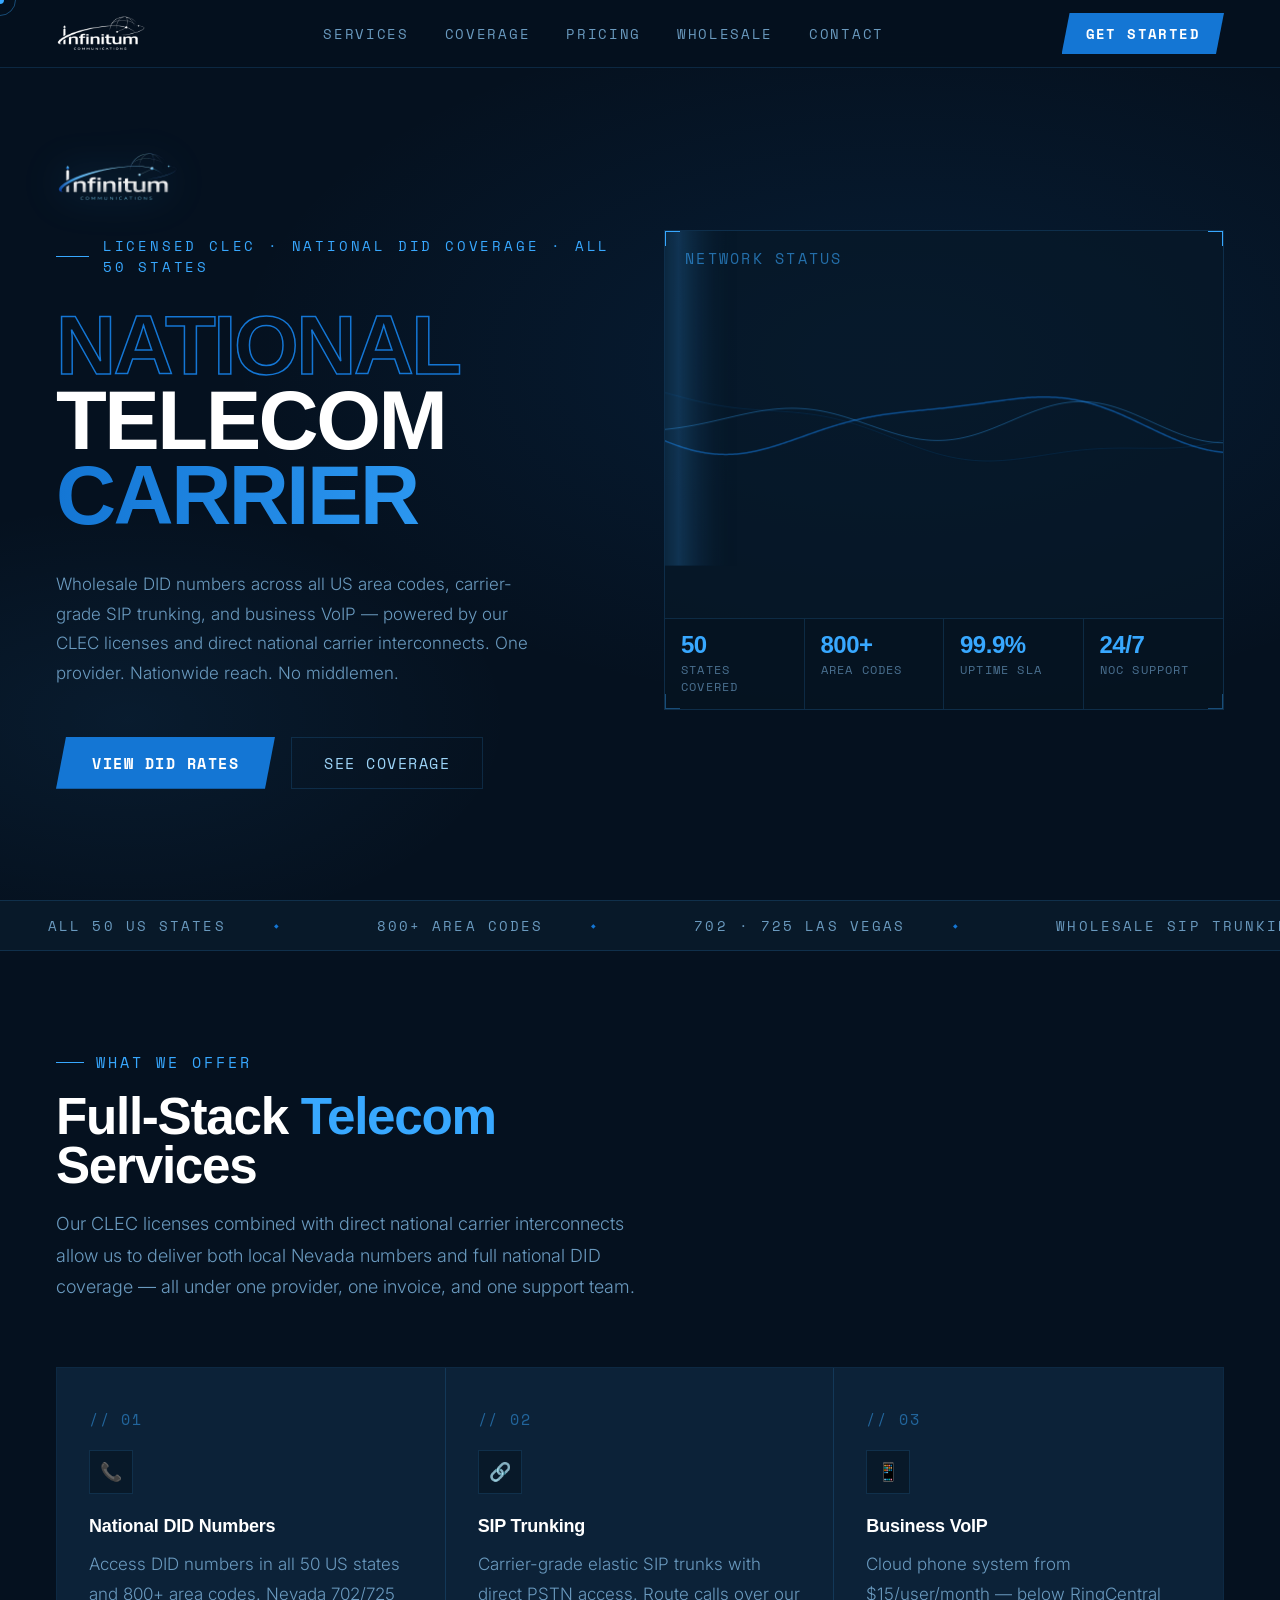
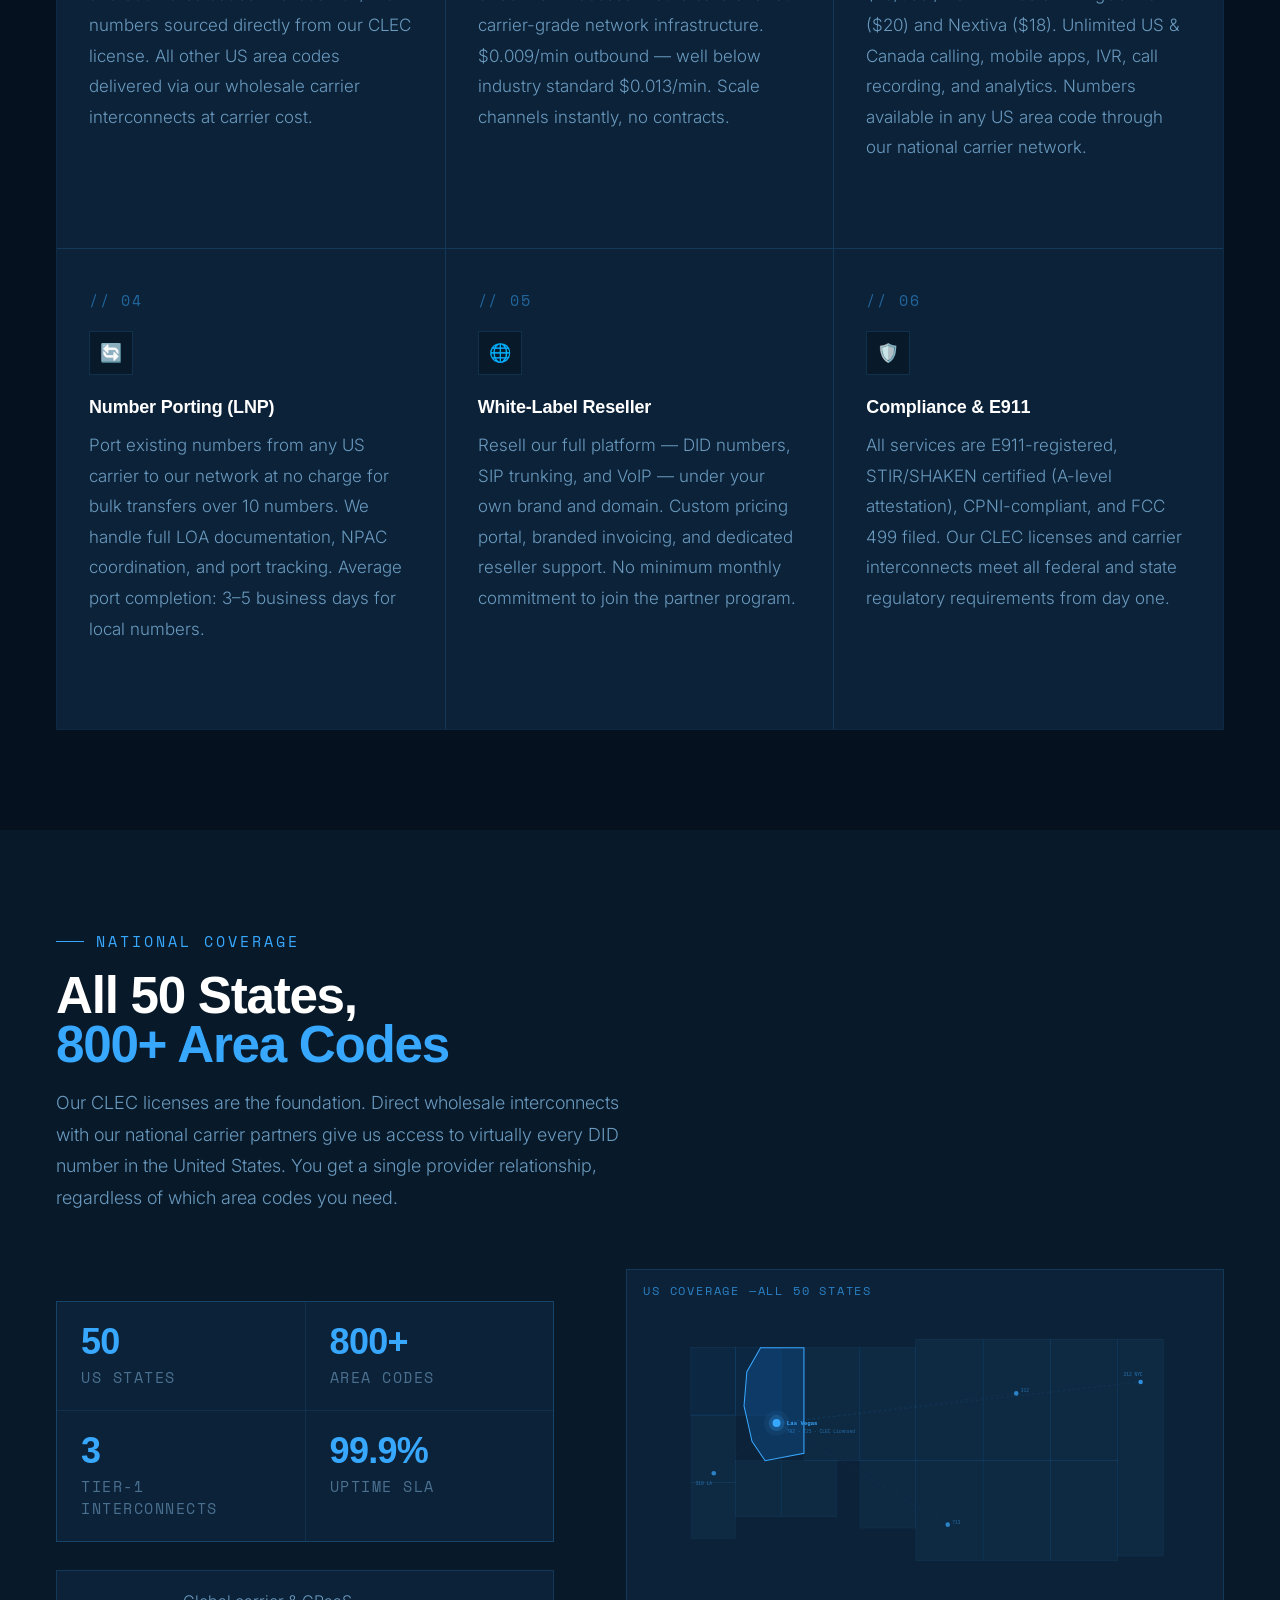
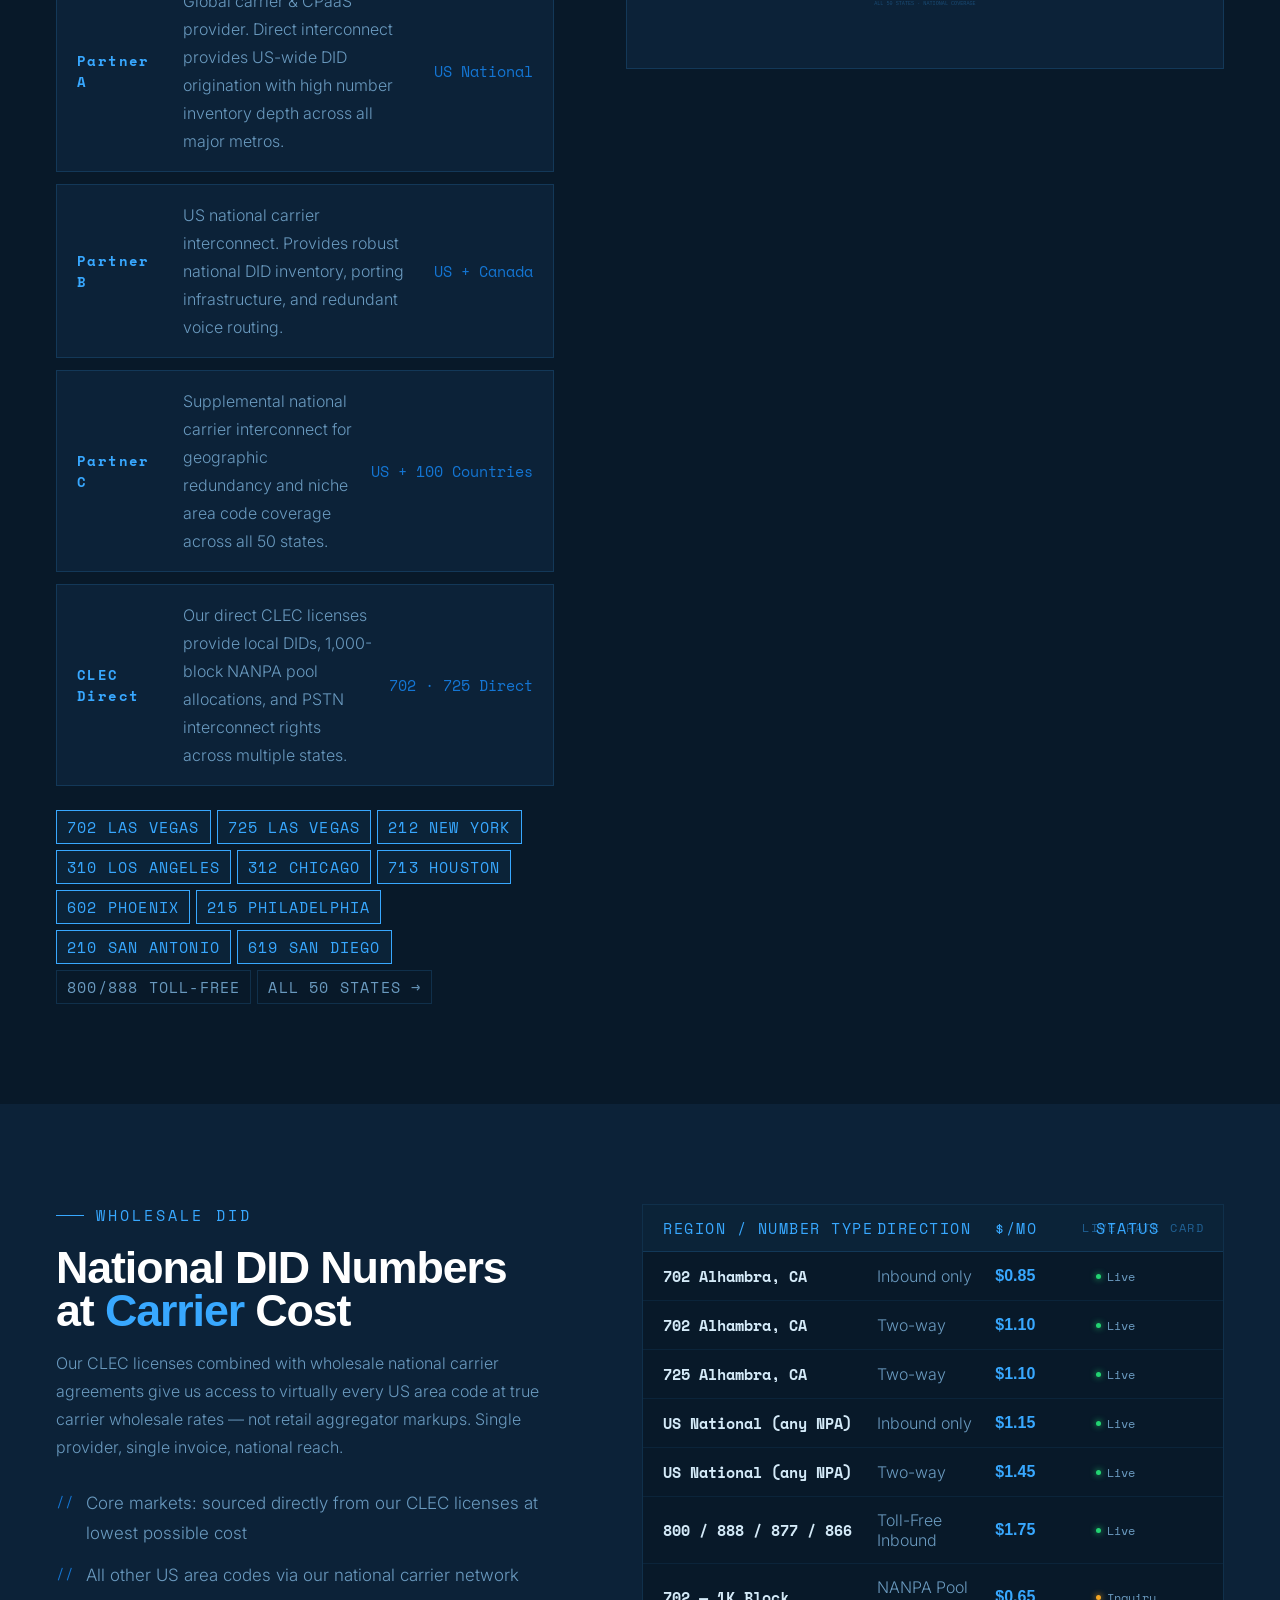
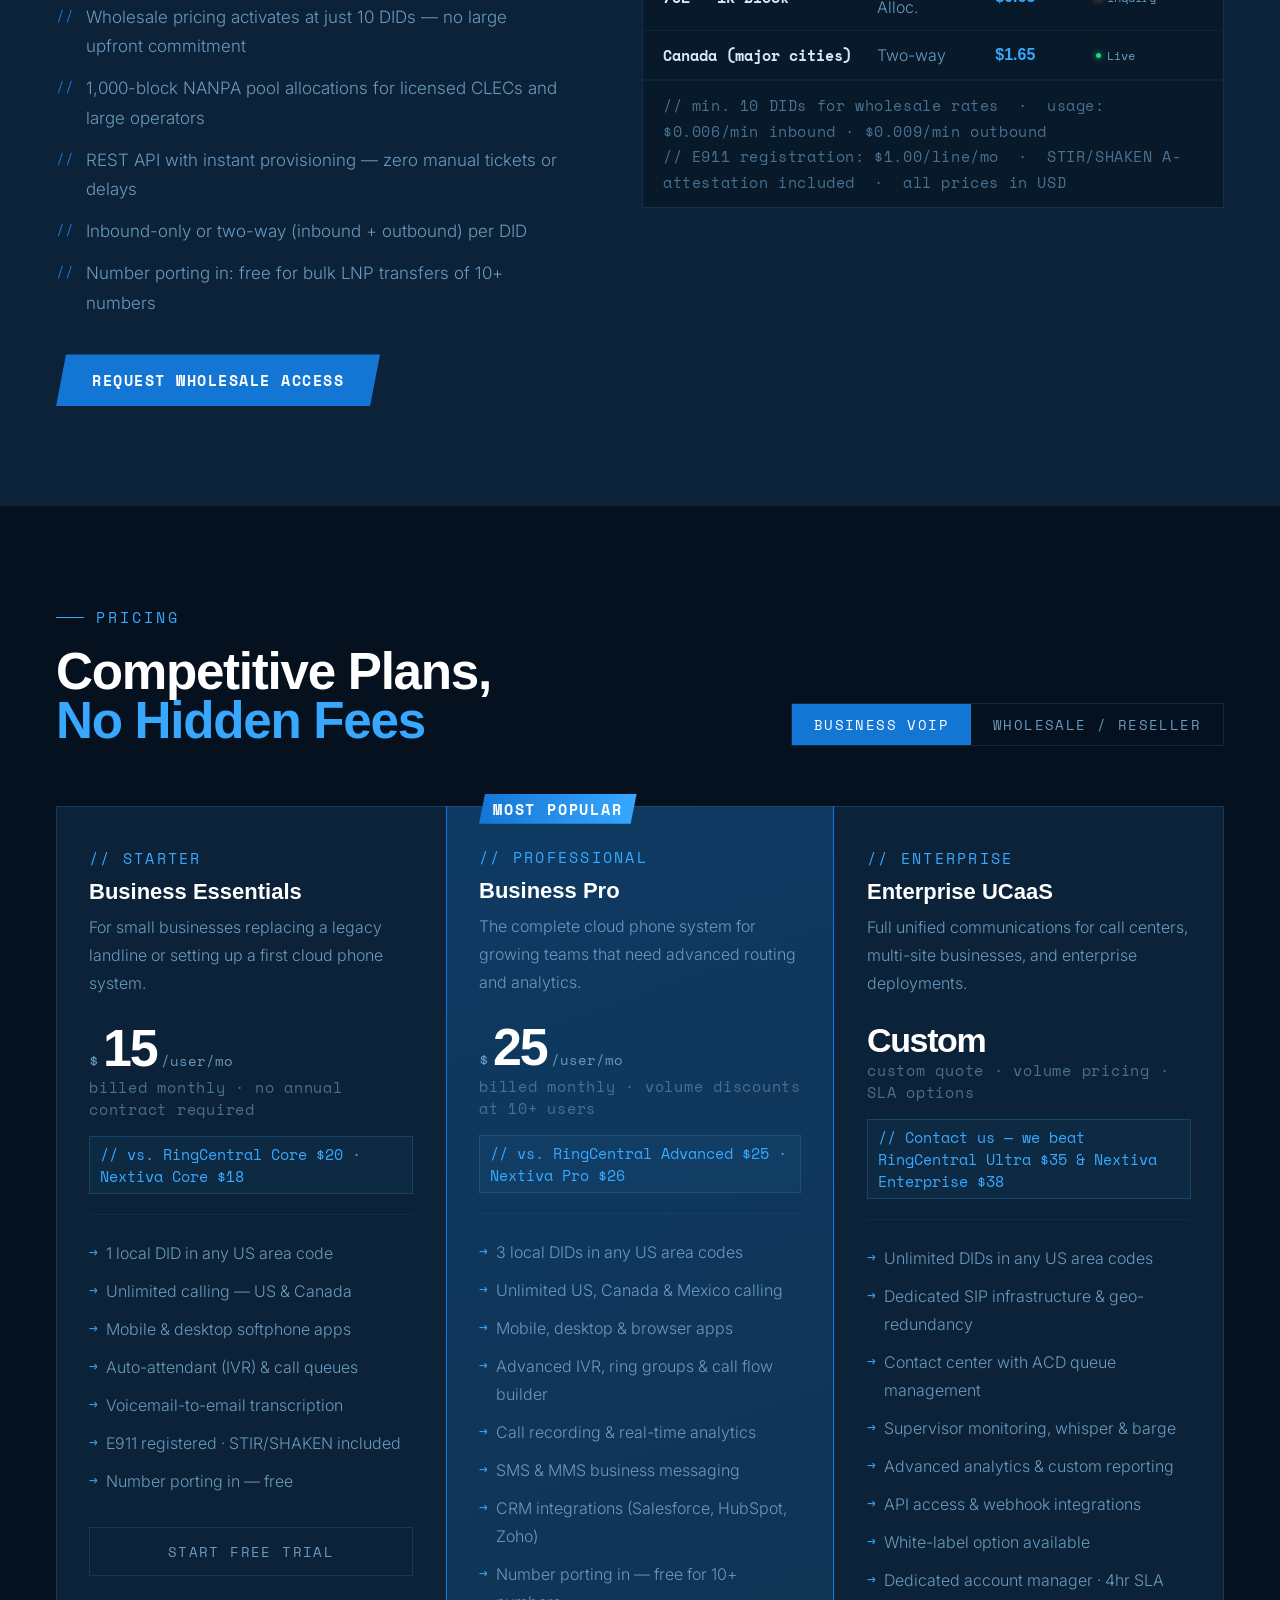
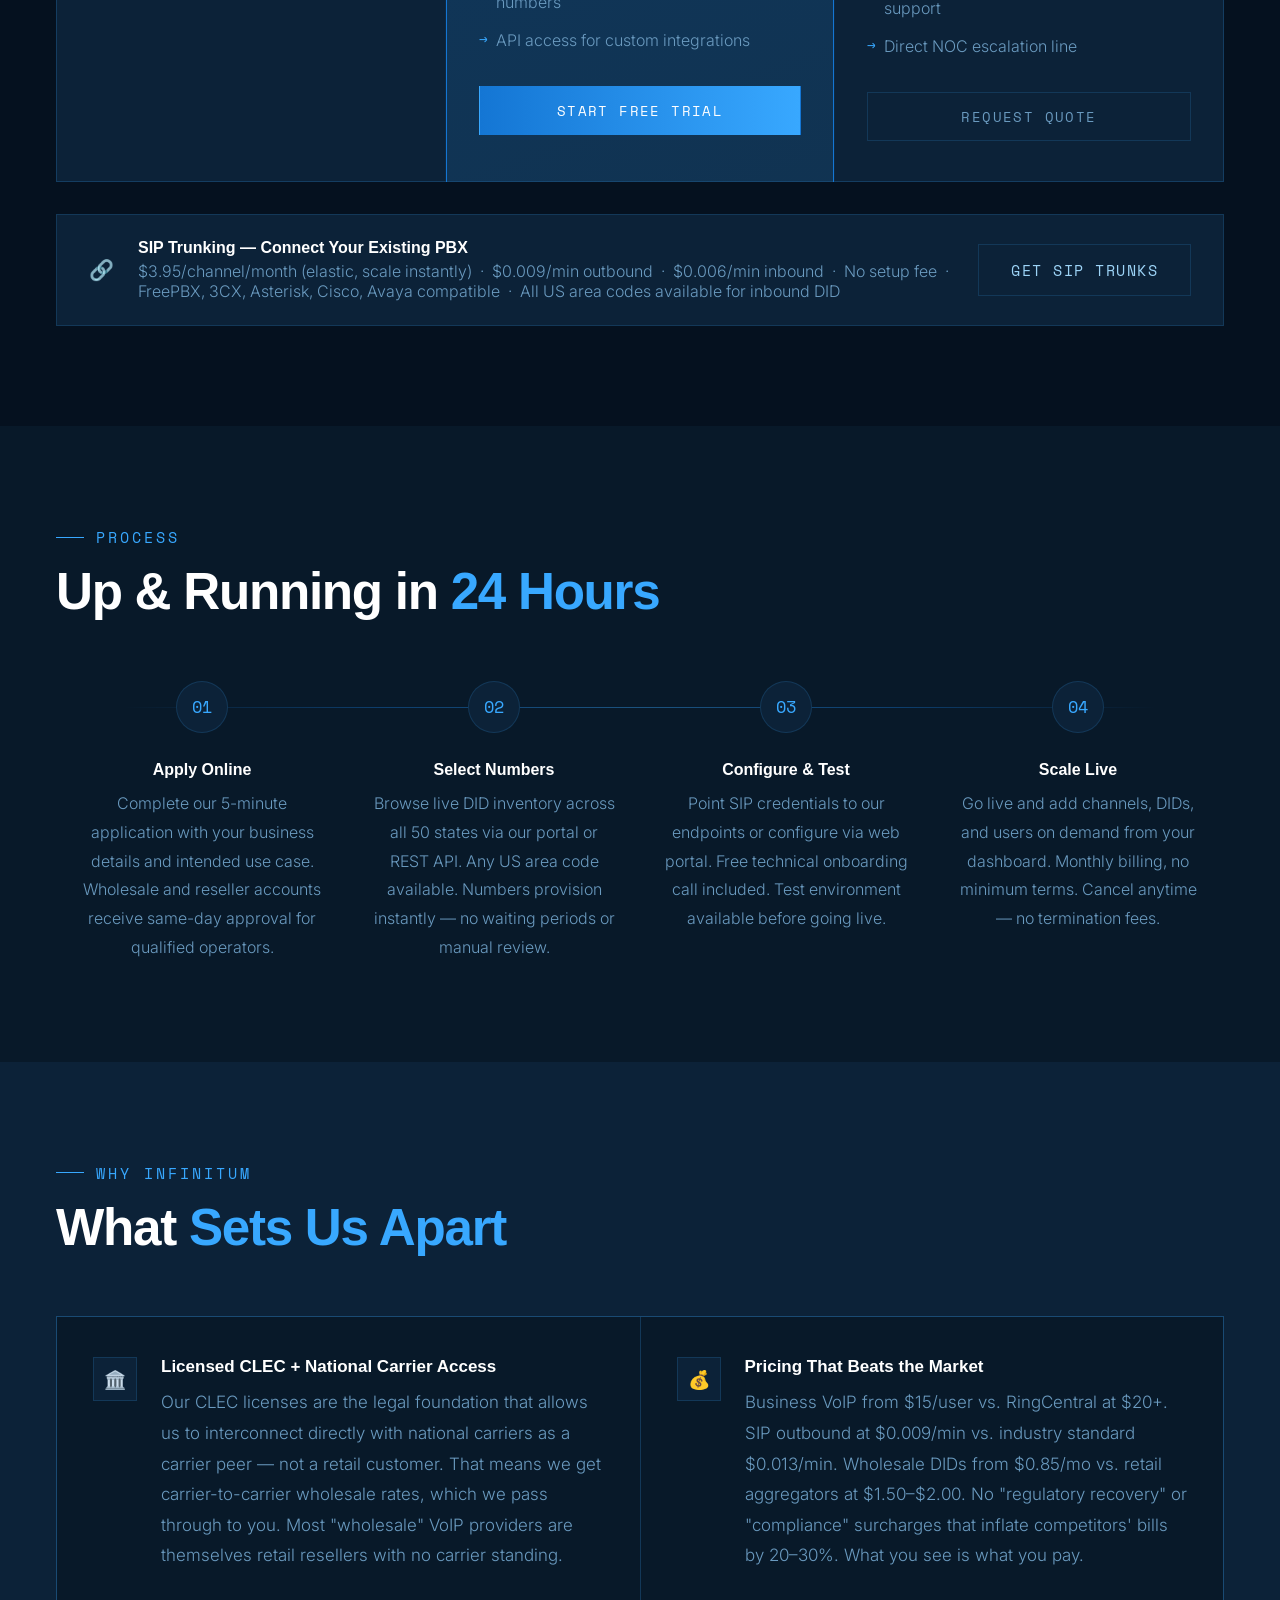
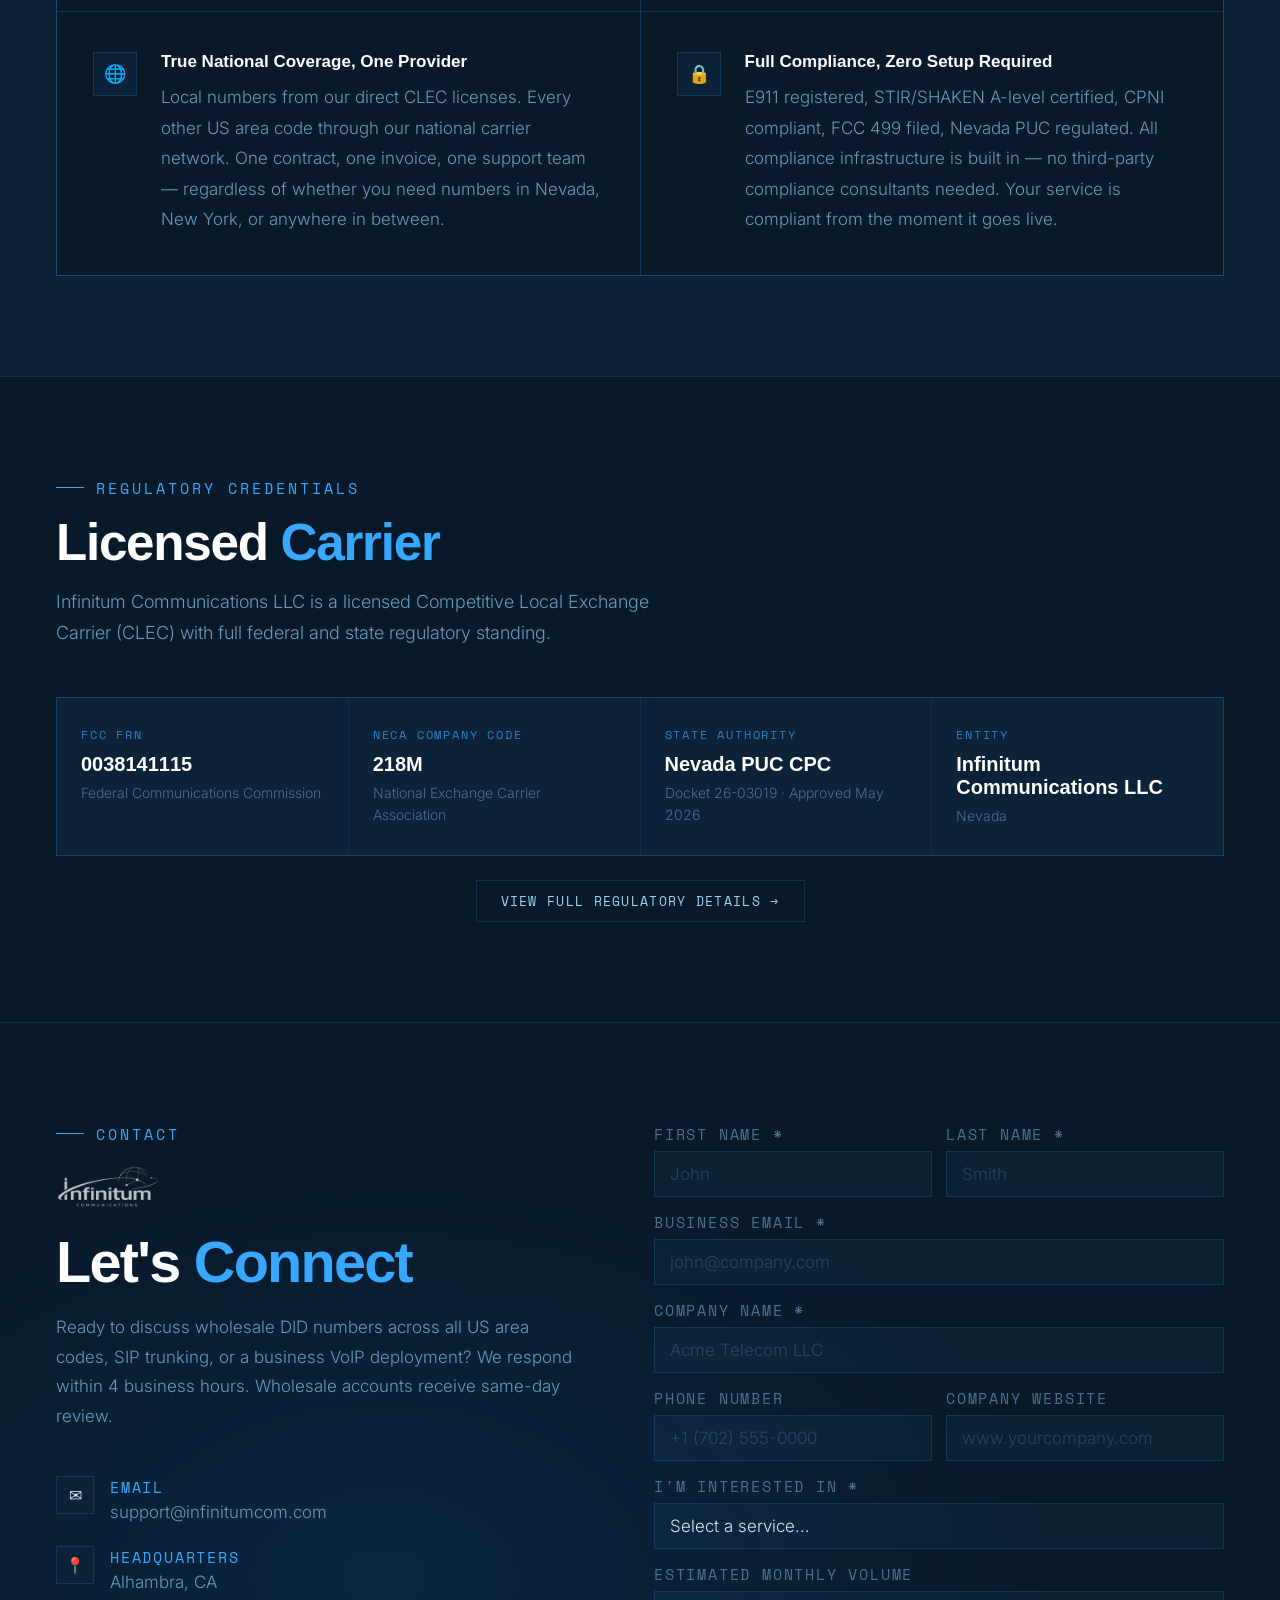
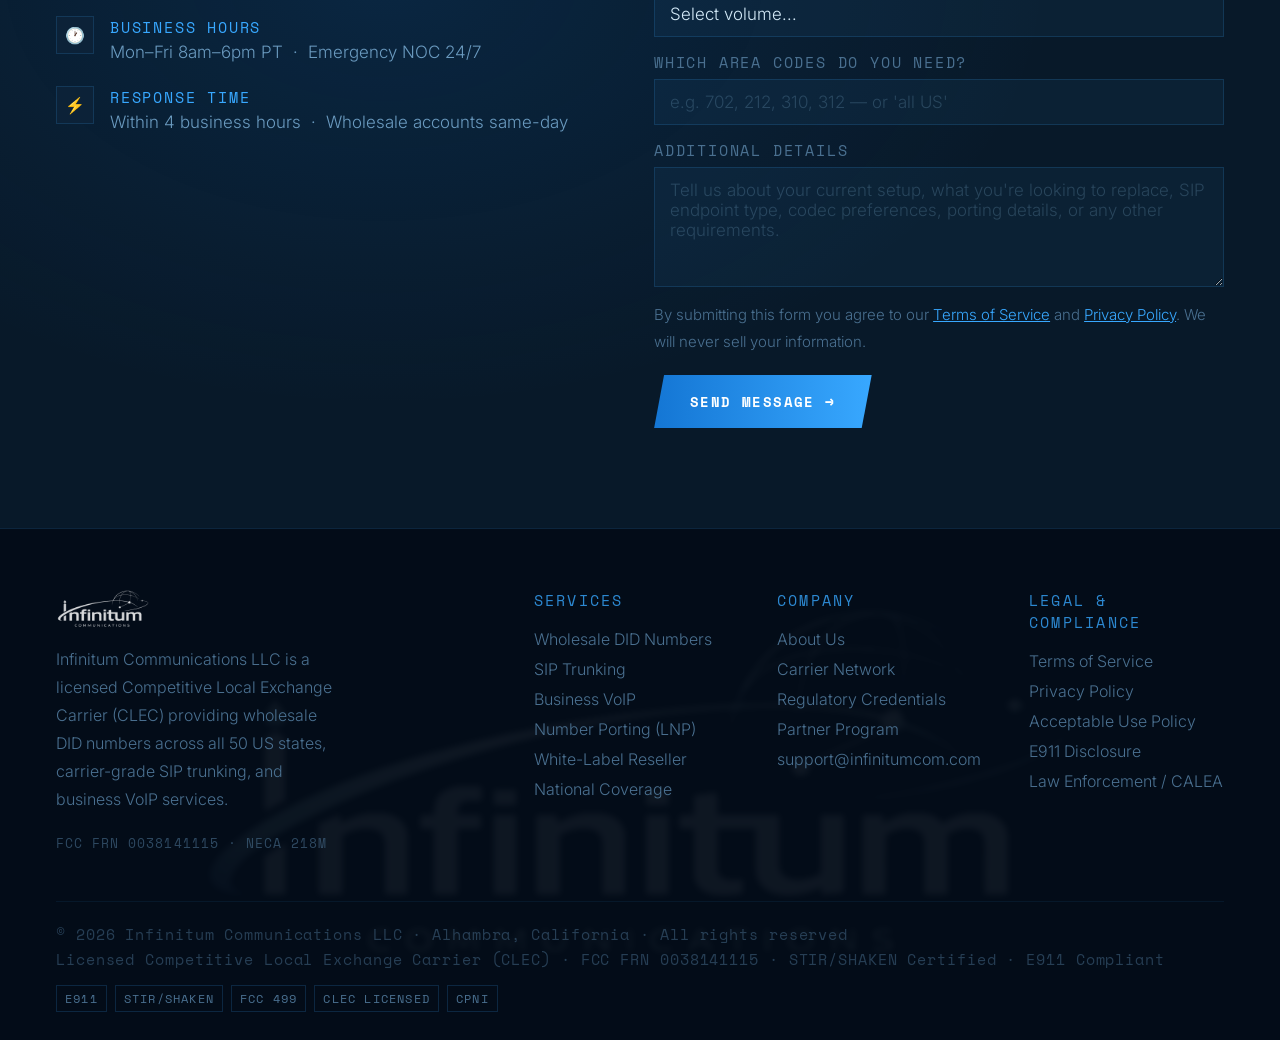
<file: index.html>
<!DOCTYPE html>
<html lang="en">
<head>
<meta charset="UTF-8">
<meta name="viewport" content="width=device-width, initial-scale=1.0">
<title>Infinitum Communications | Wholesale DID &amp; SIP Trunking</title>
<meta name="description" content="Infinitum Communications is a licensed CLEC offering wholesale DID numbers across all 50 US states, carrier-grade SIP trunking, and business VoIP. National carrier-grade infrastructure.">
<link rel="canonical" href="https://infinitumcom.com/">

<!-- Open Graph -->
<meta property="og:type" content="website">
<meta property="og:title" content="Infinitum Communications | Wholesale DID &amp; SIP Trunking">
<meta property="og:description" content="Licensed CLEC offering wholesale DID numbers across all 50 US states, carrier-grade SIP trunking, and business VoIP.">
<meta property="og:url" content="https://infinitumcom.com/">
<meta property="og:image" content="https://infinitumcom.com/images/og-cover.png">
<meta property="og:site_name" content="Infinitum Communications">
<meta name="twitter:card" content="summary_large_image">
<meta name="twitter:title" content="Infinitum Communications | Wholesale DID &amp; SIP Trunking">
<meta name="twitter:description" content="Licensed CLEC offering wholesale DID numbers across all 50 US states, carrier-grade SIP trunking, and business VoIP.">
<meta name="twitter:image" content="https://infinitumcom.com/images/og-cover.png">

<!-- JSON-LD -->
<script type="application/ld+json">
{
  "@context": "https://schema.org",
  "@type": "Organization",
  "name": "Infinitum Communications LLC",
  "url": "https://infinitumcom.com",
  "logo": "https://infinitumcom.com/images/logo.png",
  "description": "Licensed CLEC offering wholesale DID numbers, carrier-grade SIP trunking, and business VoIP across all 50 US states.",
  "address": {
    "@type": "PostalAddress",
    "addressLocality": "Alhambra",
    "addressRegion": "CA",
    "addressCountry": "US"
  },
  "contactPoint": {
    "@type": "ContactPoint",
    "contactType": "sales",
    "email": "support@infinitumcom.com"
  },
  "sameAs": []
}
</script>

<link rel="preconnect" href="https://fonts.googleapis.com">
<link rel="preconnect" href="https://fonts.gstatic.com" crossorigin>
<link href="https://fonts.googleapis.com/css2?family=Clash+Display:wght@400;500;600;700&family=Space+Mono:wght@400;700&family=Inter:wght@300;400;500&display=swap" rel="stylesheet">
<link rel="stylesheet" href="/css/style.css">
</head>
<body>
<div id="cur"></div>
<div id="cur2"></div>
<canvas id="bgCanvas" style="position:fixed;inset:0;z-index:0;opacity:.3;pointer-events:none;"></canvas>

<!-- NAV -->
<nav>
  <a href="/" class="nav-logo">
    <img src="/images/logo.png" alt="Infinitum Communications" width="190" height="80" loading="eager" fetchpriority="high">
  </a>
  <ul class="nav-links">
    <li><a href="#services">Services</a></li>
    <li><a href="#coverage">Coverage</a></li>
    <li><a href="#pricing">Pricing</a></li>
    <li><a href="#wholesale">Wholesale</a></li>
    <li><a href="#contact">Contact</a></li>
  </ul>
  <a href="#contact" class="nav-btn">Get Started</a>
</nav>

<!-- HERO -->
<section style="position:relative;z-index:1;">
  <div class="hero">
    <div>
      <img src="/images/logo.png" alt="Infinitum Communications" class="hero-logo" width="260" height="110" loading="eager" fetchpriority="high">
      <div class="hero-eyebrow">Licensed CLEC · National DID Coverage · All 50 States</div>
      <h1 class="hero-h1">
        <span class="outline">NATIONAL</span>
        <span class="filled">TELECOM</span>
        <span class="gradient">CARRIER</span>
      </h1>
      <p class="hero-body">Wholesale DID numbers across all US area codes, carrier-grade SIP trunking, and business VoIP — powered by our CLEC licenses and direct national carrier interconnects. One provider. Nationwide reach. No middlemen.</p>
      <div class="hero-actions">
        <a href="#wholesale" class="btn-primary">View DID Rates</a>
        <a href="#coverage" class="btn-ghost">See Coverage</a>
      </div>
    </div>
    <div class="hero-right">
      <div class="signal-box">
        <div class="corner tl"></div><div class="corner tr"></div><div class="corner bl"></div><div class="corner br"></div>
        <canvas class="signal-canvas" id="waveCanvas"></canvas>
        <div class="signal-stats">
          <div class="signal-stat"><div class="signal-stat-num">50</div><div class="signal-stat-label">States Covered</div></div>
          <div class="signal-stat"><div class="signal-stat-num">800+</div><div class="signal-stat-label">Area Codes</div></div>
          <div class="signal-stat"><div class="signal-stat-num">99.9%</div><div class="signal-stat-label">Uptime SLA</div></div>
          <div class="signal-stat"><div class="signal-stat-num">24/7</div><div class="signal-stat-label">NOC Support</div></div>
        </div>
      </div>
    </div>
  </div>
</section>

<!-- TICKER -->
<div class="ticker">
  <div class="ticker-track">
    <div class="ticker-item">All 50 US States</div><div class="ticker-item">800+ Area Codes</div><div class="ticker-item">702 · 725 Las Vegas</div><div class="ticker-item">Wholesale SIP Trunking</div><div class="ticker-item">Business VoIP</div><div class="ticker-item">Number Porting</div><div class="ticker-item">1000-Block Pooling</div><div class="ticker-item">E911 Compliant</div><div class="ticker-item">STIR/SHAKEN Certified</div>
    <div class="ticker-item">All 50 US States</div><div class="ticker-item">800+ Area Codes</div><div class="ticker-item">702 · 725 Las Vegas</div><div class="ticker-item">Wholesale SIP Trunking</div><div class="ticker-item">Business VoIP</div><div class="ticker-item">Number Porting</div><div class="ticker-item">1000-Block Pooling</div><div class="ticker-item">E911 Compliant</div><div class="ticker-item">STIR/SHAKEN Certified</div>
  </div>
</div>

<!-- SERVICES -->
<section id="services" class="s-d0">
  <div class="pad">
    <div class="label">What We Offer</div>
    <h2 class="stitle">Full-Stack <span>Telecom</span> Services</h2>
    <p class="sdesc">Our CLEC licenses combined with direct national carrier interconnects allow us to deliver both local Nevada numbers and full national DID coverage — all under one provider, one invoice, and one support team.</p>
    <div class="services-grid rv">
      <div class="svc"><div class="svc-num">// 01</div><div class="svc-icon-wrap">&#x1F4DE;</div><div class="svc-title">National DID Numbers</div><p class="svc-desc">Access DID numbers in all 50 US states and 800+ area codes. Nevada 702/725 numbers sourced directly from our CLEC license. All other US area codes delivered via our wholesale carrier interconnects at carrier cost.</p><a href="#wholesale" class="svc-link">View rate card →</a></div>
      <div class="svc"><div class="svc-num">// 02</div><div class="svc-icon-wrap">&#x1F517;</div><div class="svc-title">SIP Trunking</div><p class="svc-desc">Carrier-grade elastic SIP trunks with direct PSTN access. Route calls over our carrier-grade network infrastructure. $0.009/min outbound — well below industry standard $0.013/min. Scale channels instantly, no contracts.</p><a href="#pricing" class="svc-link">See pricing →</a></div>
      <div class="svc"><div class="svc-num">// 03</div><div class="svc-icon-wrap">&#x1F4F1;</div><div class="svc-title">Business VoIP</div><p class="svc-desc">Cloud phone system from $15/user/month — below RingCentral ($20) and Nextiva ($18). Unlimited US &amp; Canada calling, mobile apps, IVR, call recording, and analytics. Numbers available in any US area code through our national carrier network.</p><a href="#pricing" class="svc-link">View plans →</a></div>
      <div class="svc"><div class="svc-num">// 04</div><div class="svc-icon-wrap">&#x1F504;</div><div class="svc-title">Number Porting (LNP)</div><p class="svc-desc">Port existing numbers from any US carrier to our network at no charge for bulk transfers over 10 numbers. We handle full LOA documentation, NPAC coordination, and port tracking. Average port completion: 3–5 business days for local numbers.</p><a href="#contact" class="svc-link">Start porting →</a></div>
      <div class="svc"><div class="svc-num">// 05</div><div class="svc-icon-wrap">&#x1F310;</div><div class="svc-title">White-Label Reseller</div><p class="svc-desc">Resell our full platform — DID numbers, SIP trunking, and VoIP — under your own brand and domain. Custom pricing portal, branded invoicing, and dedicated reseller support. No minimum monthly commitment to join the partner program.</p><a href="#contact" class="svc-link">Partner with us →</a></div>
      <div class="svc"><div class="svc-num">// 06</div><div class="svc-icon-wrap">&#x1F6E1;&#xFE0F;</div><div class="svc-title">Compliance &amp; E911</div><p class="svc-desc">All services are E911-registered, STIR/SHAKEN certified (A-level attestation), CPNI-compliant, and FCC 499 filed. Our CLEC licenses and carrier interconnects meet all federal and state regulatory requirements from day one.</p><a href="#contact" class="svc-link">Learn more →</a></div>
    </div>
  </div>
</section>

<!-- COVERAGE -->
<section id="coverage" class="s-d1">
  <div class="pad">
    <div class="label">National Coverage</div>
    <h2 class="stitle">All 50 States,<br><span>800+ Area Codes</span></h2>
    <p class="sdesc">Our CLEC licenses are the foundation. Direct wholesale interconnects with our national carrier partners give us access to virtually every DID number in the United States. You get a single provider relationship, regardless of which area codes you need.</p>

    <div class="coverage-hero rv">
      <div>
        <div class="coverage-stats">
          <div class="cstat"><div class="cstat-num">50</div><div class="cstat-label">US States</div></div>
          <div class="cstat"><div class="cstat-num">800+</div><div class="cstat-label">Area Codes</div></div>
          <div class="cstat"><div class="cstat-num">3</div><div class="cstat-label">Tier-1 Interconnects</div></div>
          <div class="cstat"><div class="cstat-num">99.9%</div><div class="cstat-label">Uptime SLA</div></div>
        </div>

        <div class="carrier-grid" style="margin-top:28px;">
          <div class="carrier-row">
            <div class="carrier-badge">Partner A</div>
            <div class="carrier-desc">Global carrier &amp; CPaaS provider. Direct interconnect provides US-wide DID origination with high number inventory depth across all major metros.</div>
            <div class="carrier-scope">US National</div>
          </div>
          <div class="carrier-row">
            <div class="carrier-badge">Partner B</div>
            <div class="carrier-desc">US national carrier interconnect. Provides robust national DID inventory, porting infrastructure, and redundant voice routing.</div>
            <div class="carrier-scope">US + Canada</div>
          </div>
          <div class="carrier-row">
            <div class="carrier-badge">Partner C</div>
            <div class="carrier-desc">Supplemental national carrier interconnect for geographic redundancy and niche area code coverage across all 50 states.</div>
            <div class="carrier-scope">US + 100 Countries</div>
          </div>
          <div class="carrier-row">
            <div class="carrier-badge">CLEC Direct</div>
            <div class="carrier-desc">Our direct CLEC licenses provide local DIDs, 1,000-block NANPA pool allocations, and PSTN interconnect rights across multiple states.</div>
            <div class="carrier-scope">702 · 725 Direct</div>
          </div>
        </div>

        <div class="coverage-badges" style="margin-top:24px;">
          <span class="cbadge on">702 Las Vegas</span>
          <span class="cbadge on">725 Las Vegas</span>
          <span class="cbadge on">212 New York</span>
          <span class="cbadge on">310 Los Angeles</span>
          <span class="cbadge on">312 Chicago</span>
          <span class="cbadge on">713 Houston</span>
          <span class="cbadge on">602 Phoenix</span>
          <span class="cbadge on">215 Philadelphia</span>
          <span class="cbadge on">210 San Antonio</span>
          <span class="cbadge on">619 San Diego</span>
          <span class="cbadge">800/888 Toll-Free</span>
          <span class="cbadge">All 50 States →</span>
        </div>
      </div>

      <div class="map-box rv2">
        <svg viewBox="0 0 960 600" fill="none" style="width:100%;height:100%;padding:36px 24px 16px;">
          <rect x="70" y="70" width="78" height="118" fill="rgba(20,118,212,.06)" stroke="rgba(56,168,255,.2)" stroke-width=".8"/>
          <rect x="148" y="70" width="80" height="118" fill="rgba(20,118,212,.06)" stroke="rgba(56,168,255,.18)" stroke-width=".8"/>
          <polygon points="192,70 268,70 268,255 200,268 177,234 163,172 168,112" fill="rgba(20,118,212,.25)" stroke="var(--sky2)" stroke-width="1.8"/>
          <rect x="268" y="70" width="98" height="198" fill="rgba(56,168,255,.05)" stroke="rgba(56,168,255,.15)" stroke-width=".8"/>
          <rect x="366" y="70" width="98" height="198" fill="rgba(56,168,255,.05)" stroke="rgba(56,168,255,.15)" stroke-width=".8"/>
          <rect x="464" y="55" width="118" height="213" fill="rgba(56,168,255,.05)" stroke="rgba(56,168,255,.15)" stroke-width=".8"/>
          <rect x="582" y="55" width="118" height="213" fill="rgba(56,168,255,.05)" stroke="rgba(56,168,255,.15)" stroke-width=".8"/>
          <rect x="700" y="55" width="118" height="213" fill="rgba(56,168,255,.05)" stroke="rgba(56,168,255,.15)" stroke-width=".8"/>
          <rect x="818" y="55" width="80" height="380" fill="rgba(56,168,255,.05)" stroke="rgba(56,168,255,.15)" stroke-width=".8"/>
          <rect x="70" y="188" width="78" height="118" fill="rgba(56,168,255,.05)" stroke="rgba(56,168,255,.13)" stroke-width=".8"/>
          <rect x="70" y="306" width="78" height="98" fill="rgba(56,168,255,.05)" stroke="rgba(56,168,255,.13)" stroke-width=".8"/>
          <rect x="148" y="268" width="80" height="98" fill="rgba(56,168,255,.05)" stroke="rgba(56,168,255,.13)" stroke-width=".8"/>
          <rect x="228" y="268" width="98" height="98" fill="rgba(56,168,255,.05)" stroke="rgba(56,168,255,.13)" stroke-width=".8"/>
          <rect x="366" y="268" width="98" height="118" fill="rgba(56,168,255,.05)" stroke="rgba(56,168,255,.13)" stroke-width=".8"/>
          <rect x="464" y="268" width="118" height="175" fill="rgba(56,168,255,.05)" stroke="rgba(56,168,255,.13)" stroke-width=".8"/>
          <rect x="582" y="268" width="118" height="175" fill="rgba(56,168,255,.05)" stroke="rgba(56,168,255,.13)" stroke-width=".8"/>
          <rect x="700" y="268" width="118" height="175" fill="rgba(56,168,255,.05)" stroke="rgba(56,168,255,.13)" stroke-width=".8"/>
          <circle cx="220" cy="202" r="7" fill="var(--sky2)"/>
          <circle cx="220" cy="202" r="14" fill="rgba(56,168,255,.22)"/>
          <circle cx="220" cy="202" r="22" fill="rgba(56,168,255,.07)"/>
          <text x="238" y="206" fill="var(--sky2)" font-size="10" font-family="monospace" font-weight="700">Las Vegas</text>
          <text x="238" y="220" fill="rgba(56,168,255,.55)" font-size="8" font-family="monospace">702 · 725 · CLEC Licensed</text>
          <circle cx="858" cy="130" r="4" fill="rgba(56,168,255,.8)"/>
          <text x="828" y="120" fill="rgba(56,168,255,.6)" font-size="8" font-family="monospace">212 NYC</text>
          <circle cx="110" cy="290" r="4" fill="rgba(56,168,255,.7)"/>
          <text x="78" y="310" fill="rgba(56,168,255,.55)" font-size="8" font-family="monospace">310 LA</text>
          <circle cx="640" cy="150" r="4" fill="rgba(56,168,255,.7)"/>
          <text x="648" y="148" fill="rgba(56,168,255,.55)" font-size="8" font-family="monospace">312</text>
          <circle cx="520" cy="380" r="4" fill="rgba(56,168,255,.7)"/>
          <text x="528" y="378" fill="rgba(56,168,255,.55)" font-size="8" font-family="monospace">713</text>
          <line x1="220" y1="202" x2="858" y2="130" stroke="rgba(56,168,255,.15)" stroke-width="1" stroke-dasharray="5,4"/>
          <line x1="220" y1="202" x2="640" y2="150" stroke="rgba(56,168,255,.12)" stroke-width="1" stroke-dasharray="5,4"/>
          <line x1="220" y1="202" x2="520" y2="380" stroke="rgba(56,168,255,.1)" stroke-width="1" stroke-dasharray="5,4"/>
          <line x1="220" y1="202" x2="110" y2="290" stroke="rgba(56,168,255,.1)" stroke-width="1" stroke-dasharray="5,4"/>
          <text x="480" y="520" fill="rgba(56,168,255,.3)" font-size="9" font-family="monospace" text-anchor="middle">ALL 50 STATES · NATIONAL COVERAGE</text>
        </svg>
      </div>
    </div>
  </div>
</section>

<!-- WHOLESALE DID -->
<section id="wholesale" class="s-d2">
  <div class="pad">
    <div class="did-layout rv">
      <div>
        <div class="label">Wholesale DID</div>
        <div class="did-intro-title">National DID Numbers<br>at <span>Carrier</span> Cost</div>
        <p class="did-intro-body">Our CLEC licenses combined with wholesale national carrier agreements give us access to virtually every US area code at true carrier wholesale rates — not retail aggregator markups. Single provider, single invoice, national reach.</p>
        <div class="did-bullets">
          <div class="did-bullet">Core markets: sourced directly from our CLEC licenses at lowest possible cost</div>
          <div class="did-bullet">All other US area codes via our national carrier network</div>
          <div class="did-bullet">Wholesale pricing activates at just 10 DIDs — no large upfront commitment</div>
          <div class="did-bullet">1,000-block NANPA pool allocations for licensed CLECs and large operators</div>
          <div class="did-bullet">REST API with instant provisioning — zero manual tickets or delays</div>
          <div class="did-bullet">Inbound-only or two-way (inbound + outbound) per DID</div>
          <div class="did-bullet">Number porting in: free for bulk LNP transfers of 10+ numbers</div>
        </div>
        <a href="#contact" class="btn-primary" style="margin-top:36px;display:inline-block;">Request Wholesale Access</a>
      </div>
      <div class="did-table">
        <div class="did-thead"><span>Region / Number Type</span><span>Direction</span><span>$/mo</span><span>Status</span></div>
        <div class="did-tr"><span class="r">702 Alhambra, CA</span><span>Inbound only</span><span class="p">$0.85</span><span class="a"><span class="dot-live"></span>Live</span></div>
        <div class="did-tr"><span class="r">702 Alhambra, CA</span><span>Two-way</span><span class="p">$1.10</span><span class="a"><span class="dot-live"></span>Live</span></div>
        <div class="did-tr"><span class="r">725 Alhambra, CA</span><span>Two-way</span><span class="p">$1.10</span><span class="a"><span class="dot-live"></span>Live</span></div>
        <div class="did-tr"><span class="r">US National (any NPA)</span><span>Inbound only</span><span class="p">$1.15</span><span class="a"><span class="dot-live"></span>Live</span></div>
        <div class="did-tr"><span class="r">US National (any NPA)</span><span>Two-way</span><span class="p">$1.45</span><span class="a"><span class="dot-live"></span>Live</span></div>
        <div class="did-tr"><span class="r">800 / 888 / 877 / 866</span><span>Toll-Free Inbound</span><span class="p">$1.75</span><span class="a"><span class="dot-live"></span>Live</span></div>
        <div class="did-tr"><span class="r">702 — 1K Block</span><span>NANPA Pool Alloc.</span><span class="p">$0.65</span><span class="a"><span class="dot-inq"></span>Inquiry</span></div>
        <div class="did-tr"><span class="r">Canada (major cities)</span><span>Two-way</span><span class="p">$1.65</span><span class="a"><span class="dot-live"></span>Live</span></div>
        <div class="did-foot">
          // min. 10 DIDs for wholesale rates &nbsp;·&nbsp; usage: $0.006/min inbound · $0.009/min outbound<br>
          // E911 registration: $1.00/line/mo &nbsp;·&nbsp; STIR/SHAKEN A-attestation included &nbsp;·&nbsp; all prices in USD
        </div>
      </div>
    </div>
  </div>
</section>

<!-- PRICING -->
<section id="pricing" class="s-d0">
  <div class="pad">
    <div class="pricing-header">
      <div><div class="label">Pricing</div><h2 class="stitle">Competitive Plans,<br><span>No Hidden Fees</span></h2></div>
      <div class="plan-toggle">
        <button class="ptb on" onclick="setPlan('retail',this)">Business VoIP</button>
        <button class="ptb" onclick="setPlan('wholesale',this)">Wholesale / Reseller</button>
      </div>
    </div>
    <div class="plans rv" id="planGrid"></div>
    <div class="addon rv">
      <span style="font-size:20px;flex-shrink:0;">&#x1F517;</span>
      <div style="flex:1;">
        <div class="addon-title">SIP Trunking — Connect Your Existing PBX</div>
        <div class="addon-desc">$3.95/channel/month (elastic, scale instantly) &nbsp;·&nbsp; $0.009/min outbound &nbsp;·&nbsp; $0.006/min inbound &nbsp;·&nbsp; No setup fee &nbsp;·&nbsp; FreePBX, 3CX, Asterisk, Cisco, Avaya compatible &nbsp;·&nbsp; All US area codes available for inbound DID</div>
      </div>
      <a href="#contact" class="btn-ghost" style="flex-shrink:0;white-space:nowrap;">Get SIP Trunks</a>
    </div>
  </div>
</section>

<!-- HOW IT WORKS -->
<section id="how" class="s-d1">
  <div class="pad">
    <div class="label">Process</div>
    <h2 class="stitle">Up &amp; Running in <span>24 Hours</span></h2>
    <div class="how-steps rv">
      <div class="how-step"><div class="how-num">01</div><div class="how-title">Apply Online</div><p class="how-desc">Complete our 5-minute application with your business details and intended use case. Wholesale and reseller accounts receive same-day approval for qualified operators.</p></div>
      <div class="how-step"><div class="how-num">02</div><div class="how-title">Select Numbers</div><p class="how-desc">Browse live DID inventory across all 50 states via our portal or REST API. Any US area code available. Numbers provision instantly — no waiting periods or manual review.</p></div>
      <div class="how-step"><div class="how-num">03</div><div class="how-title">Configure &amp; Test</div><p class="how-desc">Point SIP credentials to our endpoints or configure via web portal. Free technical onboarding call included. Test environment available before going live.</p></div>
      <div class="how-step"><div class="how-num">04</div><div class="how-title">Scale Live</div><p class="how-desc">Go live and add channels, DIDs, and users on demand from your dashboard. Monthly billing, no minimum terms. Cancel anytime — no termination fees.</p></div>
    </div>
  </div>
</section>

<!-- WHY US -->
<section id="why" class="s-d2">
  <div class="pad">
    <div class="label">Why Infinitum</div>
    <h2 class="stitle">What <span>Sets Us Apart</span></h2>
    <div class="why-grid rv">
      <div class="why-card"><div class="why-icon-box">&#x1F3DB;&#xFE0F;</div><div><div class="why-card-title">Licensed CLEC + National Carrier Access</div><p class="why-card-desc">Our CLEC licenses are the legal foundation that allows us to interconnect directly with national carriers as a carrier peer — not a retail customer. That means we get carrier-to-carrier wholesale rates, which we pass through to you. Most "wholesale" VoIP providers are themselves retail resellers with no carrier standing.</p></div></div>
      <div class="why-card"><div class="why-icon-box">&#x1F4B0;</div><div><div class="why-card-title">Pricing That Beats the Market</div><p class="why-card-desc">Business VoIP from $15/user vs. RingCentral at $20+. SIP outbound at $0.009/min vs. industry standard $0.013/min. Wholesale DIDs from $0.85/mo vs. retail aggregators at $1.50–$2.00. No "regulatory recovery" or "compliance" surcharges that inflate competitors' bills by 20–30%. What you see is what you pay.</p></div></div>
      <div class="why-card"><div class="why-icon-box">&#x1F310;</div><div><div class="why-card-title">True National Coverage, One Provider</div><p class="why-card-desc">Local numbers from our direct CLEC licenses. Every other US area code through our national carrier network. One contract, one invoice, one support team — regardless of whether you need numbers in Nevada, New York, or anywhere in between.</p></div></div>
      <div class="why-card"><div class="why-icon-box">&#x1F512;</div><div><div class="why-card-title">Full Compliance, Zero Setup Required</div><p class="why-card-desc">E911 registered, STIR/SHAKEN A-level certified, CPNI compliant, FCC 499 filed, Nevada PUC regulated. All compliance infrastructure is built in — no third-party compliance consultants needed. Your service is compliant from the moment it goes live.</p></div></div>
    </div>
  </div>
</section>

<!-- REGULATORY CREDENTIALS -->
<section id="regulatory" class="reg-section">
  <div class="pad">
    <div class="label">Regulatory Credentials</div>
    <h2 class="stitle">Licensed <span>Carrier</span></h2>
    <p class="sdesc">Infinitum Communications LLC is a licensed Competitive Local Exchange Carrier (CLEC) with full federal and state regulatory standing.</p>
    <div class="reg-grid rv">
      <div class="reg-card">
        <div class="reg-card-label">FCC FRN</div>
        <div class="reg-card-value">0038141115</div>
        <div class="reg-card-note">Federal Communications Commission</div>
      </div>
      <div class="reg-card">
        <div class="reg-card-label">NECA Company Code</div>
        <div class="reg-card-value">218M</div>
        <div class="reg-card-note">National Exchange Carrier Association</div>
      </div>
      <div class="reg-card">
        <div class="reg-card-label">State Authority</div>
        <div class="reg-card-value">Nevada PUC CPC</div>
        <div class="reg-card-note">Docket 26-03019 · Approved May 2026</div>
      </div>
      <div class="reg-card">
        <div class="reg-card-label">Entity</div>
        <div class="reg-card-value">Infinitum Communications LLC</div>
        <div class="reg-card-note">Nevada</div>
      </div>
    </div>
    <div style="margin-top:24px;text-align:center;">
      <a href="/regulatory/" class="btn-ghost" style="font-size:13px;padding:10px 24px;">View Full Regulatory Details →</a>
    </div>
  </div>
</section>

<!-- CONTACT -->
<section id="contact" class="contact-section">
  <div class="pad">
    <div class="contact-layout">
      <div class="rv">
        <div class="label">Contact</div>
        <img src="/images/logo.png" alt="Infinitum Communications" class="contact-logo" width="220" height="93" loading="lazy">
        <div class="contact-big">Let's <span>Connect</span></div>
        <p class="contact-sub">Ready to discuss wholesale DID numbers across all US area codes, SIP trunking, or a business VoIP deployment? We respond within 4 business hours. Wholesale accounts receive same-day review.</p>
        <div class="contact-items">
          <div class="contact-item"><div class="contact-icon">&#x2709;</div><div><div class="ci-label">Email</div><div class="ci-val"><a href="mailto:support@infinitumcom.com">support@infinitumcom.com</a></div></div></div>
          <div class="contact-item"><div class="contact-icon">&#x1F4CD;</div><div><div class="ci-label">Headquarters</div><div class="ci-val">Alhambra, CA</div></div></div>
          <div class="contact-item"><div class="contact-icon">&#x1F550;</div><div><div class="ci-label">Business Hours</div><div class="ci-val">Mon–Fri 8am–6pm PT &nbsp;·&nbsp; Emergency NOC 24/7</div></div></div>
          <div class="contact-item"><div class="contact-icon">&#x26A1;</div><div><div class="ci-label">Response Time</div><div class="ci-val">Within 4 business hours &nbsp;·&nbsp; Wholesale accounts same-day</div></div></div>
        </div>
      </div>
      <div class="cform rv">
        <div class="form-row2">
          <div class="fgroup"><label class="flabel">First Name *</label><input type="text" class="finput" placeholder="John"></div>
          <div class="fgroup"><label class="flabel">Last Name *</label><input type="text" class="finput" placeholder="Smith"></div>
        </div>
        <div class="fgroup"><label class="flabel">Business Email *</label><input type="email" class="finput" placeholder="john@company.com"></div>
        <div class="fgroup"><label class="flabel">Company Name *</label><input type="text" class="finput" placeholder="Acme Telecom LLC"></div>
        <div class="form-row2">
          <div class="fgroup"><label class="flabel">Phone Number</label><input type="tel" class="finput" placeholder="+1 (702) 555-0000"></div>
          <div class="fgroup"><label class="flabel">Company Website</label><input type="text" class="finput" placeholder="www.yourcompany.com"></div>
        </div>
        <div class="fgroup">
          <label class="flabel">I'm Interested In *</label>
          <select class="fselect">
            <option value="">Select a service...</option>
            <option>Wholesale DID — Nevada 702/725 (direct CLEC)</option>
            <option>Wholesale DID — National (any US area code)</option>
            <option>Wholesale DID — Toll-Free 800/888/877</option>
            <option>1,000-Block NANPA Pool Allocation</option>
            <option>SIP Trunking (connect my existing PBX)</option>
            <option>Business VoIP — Retail Plan</option>
            <option>White-Label Reseller Program</option>
            <option>Number Porting (LNP transfer)</option>
            <option>Enterprise / Custom Infrastructure</option>
            <option>CLEC-to-CLEC Carrier Exchange</option>
          </select>
        </div>
        <div class="fgroup">
          <label class="flabel">Estimated Monthly Volume</label>
          <select class="fselect">
            <option value="">Select volume...</option>
            <option>1–10 DIDs / 1–5 users</option>
            <option>10–50 DIDs / 5–25 users</option>
            <option>50–250 DIDs / 25–100 users</option>
            <option>250–1,000 DIDs / 100–500 users</option>
            <option>1,000–10,000 DIDs / Enterprise</option>
            <option>10,000+ DIDs / Carrier scale</option>
          </select>
        </div>
        <div class="fgroup"><label class="flabel">Which Area Codes Do You Need?</label><input type="text" class="finput" placeholder="e.g. 702, 212, 310, 312 — or 'all US'"></div>
        <div class="fgroup"><label class="flabel">Additional Details</label><textarea class="ftextarea" placeholder="Tell us about your current setup, what you're looking to replace, SIP endpoint type, codec preferences, porting details, or any other requirements."></textarea></div>
        <div style="font-size:15px;color:var(--muted2);font-weight:300;line-height:1.8;">By submitting this form you agree to our <a href="/terms/" style="color:var(--sky2);">Terms of Service</a> and <a href="/privacy/" style="color:var(--sky2);">Privacy Policy</a>. We will never sell your information.</div>
        <button class="fsubmit" onclick="handleSubmit(this)">Send Message →</button>
      </div>
    </div>
  </div>
</section>

<!-- FOOTER -->
<footer>
  <img src="/images/logo.png" class="footer-bg-logo" alt="" width="900" height="381" loading="lazy">
  <div class="footer-grid">
    <div class="footer-brand">
      <a href="/" class="footer-logo">
        <img src="/images/logo.png" alt="Infinitum Communications" width="200" height="85" loading="lazy">
      </a>
      <p>Infinitum Communications LLC is a licensed Competitive Local Exchange Carrier (CLEC) providing wholesale DID numbers across all 50 US states, carrier-grade SIP trunking, and business VoIP services.</p>
      <div class="footer-frn">FCC FRN 0038141115 · NECA 218M</div>
    </div>
    <div>
      <div class="footer-col-title">Services</div>
      <ul class="flinks">
        <li><a href="#wholesale">Wholesale DID Numbers</a></li>
        <li><a href="#pricing">SIP Trunking</a></li>
        <li><a href="#pricing">Business VoIP</a></li>
        <li><a href="#services">Number Porting (LNP)</a></li>
        <li><a href="#services">White-Label Reseller</a></li>
        <li><a href="#coverage">National Coverage</a></li>
      </ul>
    </div>
    <div>
      <div class="footer-col-title">Company</div>
      <ul class="flinks">
        <li><a href="#why">About Us</a></li>
        <li><a href="#coverage">Carrier Network</a></li>
        <li><a href="/regulatory/">Regulatory Credentials</a></li>
        <li><a href="#contact">Partner Program</a></li>
        <li><a href="mailto:support@infinitumcom.com">support@infinitumcom.com</a></li>
      </ul>
    </div>
    <div>
      <div class="footer-col-title">Legal &amp; Compliance</div>
      <ul class="flinks">
        <li><a href="/terms/">Terms of Service</a></li>
        <li><a href="/privacy/">Privacy Policy</a></li>
        <li><a href="/aup/">Acceptable Use Policy</a></li>
        <li><a href="/e911/">E911 Disclosure</a></li>
        <li><a href="/law-enforcement/">Law Enforcement / CALEA</a></li>
      </ul>
    </div>
  </div>
  <div class="footer-bottom">
    <div class="footer-copy">
      &copy; 2026 Infinitum Communications LLC · Alhambra, California · All rights reserved<br>
      Licensed Competitive Local Exchange Carrier (CLEC) · FCC FRN 0038141115 · STIR/SHAKEN Certified · E911 Compliant
    </div>
    <div class="footer-badges">
      <span class="fbadge">E911</span>
      <span class="fbadge">STIR/SHAKEN</span>
      <span class="fbadge">FCC 499</span>
      <span class="fbadge">CLEC Licensed</span>
      <span class="fbadge">CPNI</span>
    </div>
  </div>
</footer>

<script>
/* cursor */
const C=document.getElementById('cur'),R=document.getElementById('cur2');
let mx=0,my=0,rx=0,ry=0;
document.addEventListener('mousemove',e=>{mx=e.clientX;my=e.clientY;C.style.left=mx+'px';C.style.top=my+'px';});
(function tick(){rx+=(mx-rx)*.1;ry+=(my-ry)*.1;R.style.left=rx+'px';R.style.top=ry+'px';requestAnimationFrame(tick);})();
document.querySelectorAll('a,button,.svc,.plan,.why-card,.carrier-row').forEach(el=>{
  el.addEventListener('mouseenter',()=>{C.style.width='18px';C.style.height='18px';R.style.width='48px';R.style.height='48px';});
  el.addEventListener('mouseleave',()=>{C.style.width='8px';C.style.height='8px';R.style.width='32px';R.style.height='32px';});
});

/* bg particles */
const bg=document.getElementById('bgCanvas'),bx=bg.getContext('2d');
function rsz(){bg.width=innerWidth;bg.height=innerHeight;}rsz();window.addEventListener('resize',rsz);
const pts=Array.from({length:50},()=>({x:Math.random()*innerWidth,y:Math.random()*innerHeight,vx:(Math.random()-.5)*.3,vy:(Math.random()-.5)*.3,r:Math.random()*1.2+.4}));
(function ab(){bx.clearRect(0,0,bg.width,bg.height);pts.forEach(p=>{p.x+=p.vx;p.y+=p.vy;if(p.x<0||p.x>bg.width)p.vx*=-1;if(p.y<0||p.y>bg.height)p.vy*=-1;bx.beginPath();bx.arc(p.x,p.y,p.r,0,Math.PI*2);bx.fillStyle='rgba(56,168,255,.7)';bx.fill();});pts.forEach((a,i)=>pts.forEach((b,j)=>{if(j<=i)return;const d=Math.hypot(a.x-b.x,a.y-b.y);if(d<130){bx.beginPath();bx.moveTo(a.x,a.y);bx.lineTo(b.x,b.y);bx.strokeStyle=`rgba(20,118,212,${.2*(1-d/130)})`;bx.lineWidth=.6;bx.stroke();}}));requestAnimationFrame(ab);})();

/* waveform */
const wc=document.getElementById('waveCanvas'),wx=wc.getContext('2d');let wt=0;
function rwv(){wc.width=wc.parentElement.offsetWidth;wc.height=wc.parentElement.offsetHeight;}rwv();window.addEventListener('resize',rwv);
(function dw(){wx.clearRect(0,0,wc.width,wc.height);const h=wc.height,w=wc.width,cy=h*.4;
[{amp:26,freq:.012,off:0,col:'rgba(20,118,212,.6)',lw:1.5},{amp:14,freq:.02,off:2.1,col:'rgba(56,168,255,.38)',lw:1},{amp:36,freq:.007,off:4.5,col:'rgba(20,118,212,.18)',lw:.8}].forEach(w2=>{wx.beginPath();for(let x=0;x<=w;x+=2){const y=cy+Math.sin(x*w2.freq+wt+w2.off)*w2.amp+Math.sin(x*.025+wt*.5)*7;x===0?wx.moveTo(x,y):wx.lineTo(x,y);}wx.strokeStyle=w2.col;wx.lineWidth=w2.lw;wx.stroke();});
const sx=(wt*20)%w;const g=wx.createLinearGradient(sx-60,0,sx+60,0);g.addColorStop(0,'transparent');g.addColorStop(.5,'rgba(56,168,255,.2)');g.addColorStop(1,'transparent');wx.fillStyle=g;wx.fillRect(sx-60,0,120,h*.7);wt+=.018;requestAnimationFrame(dw);})();

/* scroll reveal */
const obs=new IntersectionObserver(e=>e.forEach(x=>{if(x.isIntersecting)x.target.classList.add('in');}),{threshold:.08});
document.querySelectorAll('.rv,.rv2').forEach(r=>obs.observe(r));

/* pricing data */
const retail=[
  {tier:'// Starter',name:'Business Essentials',
   desc:'For small businesses replacing a legacy landline or setting up a first cloud phone system.',
   price:'15',per:'/user/mo',note:'billed monthly \u00b7 no annual contract required',
   compare:'vs. RingCentral Core $20 \u00b7 Nextiva Core $18',
   feats:['1 local DID in any US area code','Unlimited calling \u2014 US & Canada','Mobile & desktop softphone apps','Auto-attendant (IVR) & call queues','Voicemail-to-email transcription','E911 registered \u00b7 STIR/SHAKEN included','Number porting in \u2014 free'],
   hot:false,cta:'Start Free Trial'},
  {tier:'// Professional',name:'Business Pro',
   desc:'The complete cloud phone system for growing teams that need advanced routing and analytics.',
   price:'25',per:'/user/mo',note:'billed monthly \u00b7 volume discounts at 10+ users',
   compare:'vs. RingCentral Advanced $25 \u00b7 Nextiva Pro $26',
   feats:['3 local DIDs in any US area codes','Unlimited US, Canada & Mexico calling','Mobile, desktop & browser apps','Advanced IVR, ring groups & call flow builder','Call recording & real-time analytics','SMS & MMS business messaging','CRM integrations (Salesforce, HubSpot, Zoho)','Number porting in \u2014 free for 10+ numbers','API access for custom integrations'],
   hot:true,tag:'Most Popular',cta:'Start Free Trial'},
  {tier:'// Enterprise',name:'Enterprise UCaaS',
   desc:'Full unified communications for call centers, multi-site businesses, and enterprise deployments.',
   price:null,note:'custom quote \u00b7 volume pricing \u00b7 SLA options',
   compare:'Contact us \u2014 we beat RingCentral Ultra $35 & Nextiva Enterprise $38',
   feats:['Unlimited DIDs in any US area codes','Dedicated SIP infrastructure & geo-redundancy','Contact center with ACD queue management','Supervisor monitoring, whisper & barge','Advanced analytics & custom reporting','API access & webhook integrations','White-label option available','Dedicated account manager \u00b7 4hr SLA support','Direct NOC escalation line'],
   hot:false,cta:'Request Quote'}
];
const wholesale=[
  {tier:'// Reseller',name:'DID Reseller',
   desc:'For VoIP providers, MSPs, and IT companies reselling phone numbers to their clients nationwide.',
   price:'0.85',per:'/DID/mo',note:'min. 10 DIDs \u00b7 NV 702/725 inbound-only \u00b7 no setup fee',
   compare:'vs. retail aggregators charging $1.50\u2013$2.00/DID',
   feats:['702 & 725 Nevada DIDs \u2014 direct CLEC','All US area codes \u2014 national carrier network','Canada major cities available','Instant REST API provisioning','Real-time inventory portal & reports','Inbound usage: $0.006/min','E911 registration: $1.00/line/mo','Monthly billing \u2014 no minimums after setup'],
   hot:false,cta:'Apply for Account'},
  {tier:'// Wholesale',name:'Carrier Wholesale',
   desc:'Bulk SIP trunking and two-way DID packages for UCaaS platforms and telecom operators.',
   price:'0.65',per:'/DID/mo',note:'min. 500 DIDs \u00b7 two-way \u00b7 volume pricing applies',
   compare:'Industry average $1.15\u2013$2.00/mo \u00b7 our rate from $0.65',
   feats:['All US area codes \u2014 national carrier network','702/725 Nevada direct from CLEC license','1,000-block NANPA pool allocations','Outbound: $0.009/min (50% below market average)','Inbound: $0.006/min','Dedicated SIP trunks & redundant routes','REST API + NPAC coordination','Number porting facilitation \u2014 bulk free','STIR/SHAKEN A-attestation included'],
   hot:true,tag:'Best Value',cta:'Contact Wholesale Team'},
  {tier:'// CLEC Partner',name:'CLEC Exchange',
   desc:'Direct carrier-to-carrier interconnect for licensed CLECs, ILECs, and large operators.',
   price:null,note:'carrier interconnect agreement required',
   compare:'For licensed carriers only \u2014 NDA required',
   feats:['Direct PSTN interconnect (SIP / SS7)','Custom rate decks & least-cost routing','NPAC access & number coordination','Full LNP / number porting facilitation','Dedicated NOC-to-NOC support line','Custom SLA \u2014 99.99% uptime available','Revenue share arrangements','LATA 721 direct termination','Direct carrier peering available'],
   hot:false,cta:'Carrier Inquiry'}
];

function setPlan(t,el){
  document.querySelectorAll('.ptb').forEach(b=>b.classList.remove('on'));el.classList.add('on');
  document.getElementById('planGrid').innerHTML=(t==='retail'?retail:wholesale).map(p=>`
    <div class="plan${p.hot?' hot':''}">
      ${p.tag?`<div class="plan-tag">${p.tag}</div>`:''}
      <div class="plan-tier">${p.tier}</div>
      <div class="plan-name">${p.name}</div>
      <p class="plan-desc">${p.desc}</p>
      <div class="plan-price">${p.price?`<span class="plan-dollar">$</span><span class="plan-num"${p.price.length>4?' style="font-size:36px"':''}>${p.price}</span><span class="plan-per">${p.per}</span>`:`<span class="plan-num" style="font-size:34px">Custom</span>`}</div>
      <div class="plan-note">${p.note}</div>
      <div class="plan-compare">// ${p.compare}</div>
      <div class="plan-line"></div>
      <ul class="plan-features">${p.feats.map(f=>`<li>${f}</li>`).join('')}</ul>
      <a href="#contact" class="plan-cta">${p.cta}</a>
    </div>`).join('');
}
setPlan('retail',document.querySelector('.ptb.on'));

function handleSubmit(btn){
  const inputs=document.querySelectorAll('.finput,.fselect,.ftextarea');
  let ok=true;
  inputs.forEach(i=>{if(i.hasAttribute('placeholder')&&i.value.trim()===''&&i.closest('.fgroup').querySelector('.flabel')?.textContent.includes('*')){i.style.borderColor='rgba(255,100,100,.5)';ok=false;}else{i.style.borderColor='';}});
  if(!ok){alert('Please fill in all required fields.');return;}
  btn.textContent='Message Sent \u2713';
  btn.style.background='linear-gradient(90deg,#1db87a,#38a8ff)';
  btn.disabled=true;
  setTimeout(()=>{btn.textContent='Send Message \u2192';btn.style.background='';btn.disabled=false;inputs.forEach(i=>i.style.borderColor='');},4000);
}

const secs=document.querySelectorAll('section[id]'),nls=document.querySelectorAll('.nav-links a');
window.addEventListener('scroll',()=>{let c='';secs.forEach(s=>{if(scrollY>=s.offsetTop-80)c=s.id;});nls.forEach(a=>{a.style.color=a.getAttribute('href')=='#'+c?'var(--sky2)':'';});});
</script>
</body>
</html>
</file>
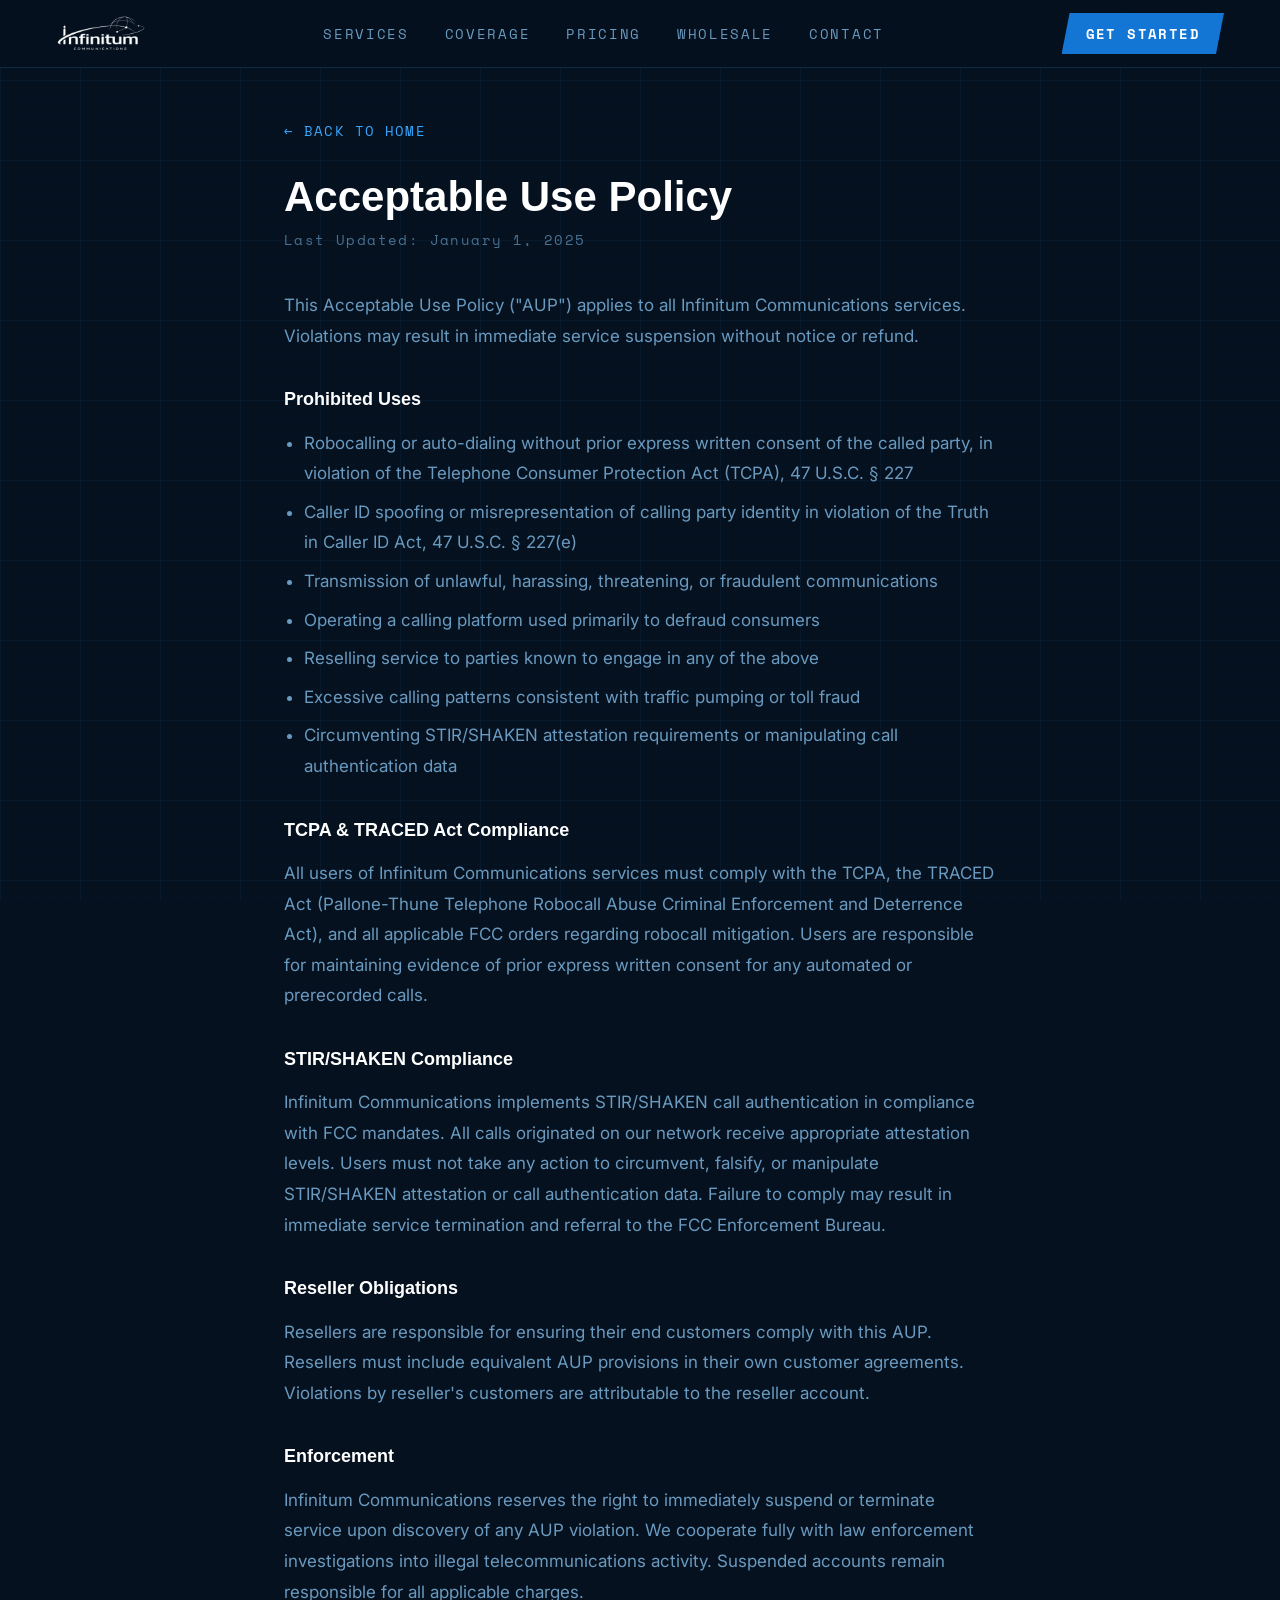
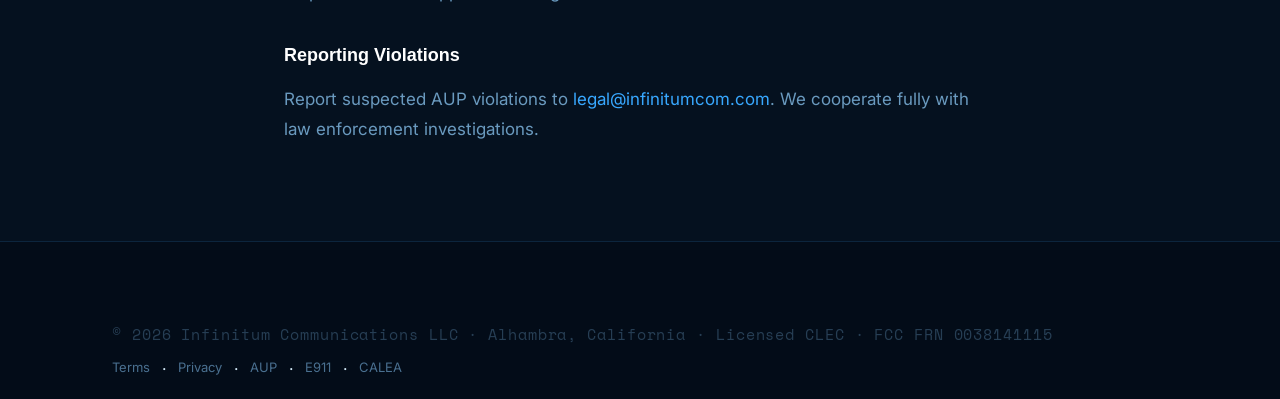
<file: aup/index.html>
<!DOCTYPE html>
<html lang="en">
<head>
<meta charset="UTF-8">
<meta name="viewport" content="width=device-width, initial-scale=1.0">
<title>Acceptable Use Policy — Infinitum Communications</title>
<meta name="description" content="Acceptable Use Policy for Infinitum Communications LLC services. Covers prohibited uses, TCPA compliance, STIR/SHAKEN requirements, and reseller obligations.">
<link rel="canonical" href="https://infinitumcom.com/aup/">
<meta property="og:type" content="website">
<meta property="og:title" content="Acceptable Use Policy — Infinitum Communications">
<meta property="og:description" content="Acceptable Use Policy covering prohibited uses, TCPA compliance, and STIR/SHAKEN requirements.">
<meta property="og:url" content="https://infinitumcom.com/aup/">
<meta property="og:image" content="https://infinitumcom.com/images/og-cover.png">
<meta name="twitter:card" content="summary_large_image">
<link rel="preconnect" href="https://fonts.googleapis.com">
<link rel="preconnect" href="https://fonts.gstatic.com" crossorigin>
<link href="https://fonts.googleapis.com/css2?family=Clash+Display:wght@400;500;600;700&family=Space+Mono:wght@400;700&family=Inter:wght@300;400;500&display=swap" rel="stylesheet">
<link rel="stylesheet" href="/css/style.css">
</head>
<body>
<nav>
  <a href="/" class="nav-logo">
    <img src="/images/logo.png" alt="Infinitum Communications" width="190" height="80" loading="eager" fetchpriority="high">
  </a>
  <ul class="nav-links">
    <li><a href="/#services">Services</a></li>
    <li><a href="/#coverage">Coverage</a></li>
    <li><a href="/#pricing">Pricing</a></li>
    <li><a href="/#wholesale">Wholesale</a></li>
    <li><a href="/#contact">Contact</a></li>
  </ul>
  <a href="/#contact" class="nav-btn">Get Started</a>
</nav>

<div class="legal-page">
  <a href="/" class="legal-back">&larr; Back to Home</a>
  <h1 class="legal-title">Acceptable Use Policy</h1>
  <div class="legal-updated">Last Updated: January 1, 2025</div>
  <div class="legal-body">
    <p>This Acceptable Use Policy ("AUP") applies to all Infinitum Communications services. Violations may result in immediate service suspension without notice or refund.</p>

    <h3>Prohibited Uses</h3>
    <ul>
      <li>Robocalling or auto-dialing without prior express written consent of the called party, in violation of the Telephone Consumer Protection Act (TCPA), 47 U.S.C. &sect; 227</li>
      <li>Caller ID spoofing or misrepresentation of calling party identity in violation of the Truth in Caller ID Act, 47 U.S.C. &sect; 227(e)</li>
      <li>Transmission of unlawful, harassing, threatening, or fraudulent communications</li>
      <li>Operating a calling platform used primarily to defraud consumers</li>
      <li>Reselling service to parties known to engage in any of the above</li>
      <li>Excessive calling patterns consistent with traffic pumping or toll fraud</li>
      <li>Circumventing STIR/SHAKEN attestation requirements or manipulating call authentication data</li>
    </ul>

    <h3>TCPA &amp; TRACED Act Compliance</h3>
    <p>All users of Infinitum Communications services must comply with the TCPA, the TRACED Act (Pallone-Thune Telephone Robocall Abuse Criminal Enforcement and Deterrence Act), and all applicable FCC orders regarding robocall mitigation. Users are responsible for maintaining evidence of prior express written consent for any automated or prerecorded calls.</p>

    <h3>STIR/SHAKEN Compliance</h3>
    <p>Infinitum Communications implements STIR/SHAKEN call authentication in compliance with FCC mandates. All calls originated on our network receive appropriate attestation levels. Users must not take any action to circumvent, falsify, or manipulate STIR/SHAKEN attestation or call authentication data. Failure to comply may result in immediate service termination and referral to the FCC Enforcement Bureau.</p>

    <h3>Reseller Obligations</h3>
    <p>Resellers are responsible for ensuring their end customers comply with this AUP. Resellers must include equivalent AUP provisions in their own customer agreements. Violations by reseller's customers are attributable to the reseller account.</p>

    <h3>Enforcement</h3>
    <p>Infinitum Communications reserves the right to immediately suspend or terminate service upon discovery of any AUP violation. We cooperate fully with law enforcement investigations into illegal telecommunications activity. Suspended accounts remain responsible for all applicable charges.</p>

    <h3>Reporting Violations</h3>
    <p>Report suspected AUP violations to <a href="mailto:legal@infinitumcom.com">legal@infinitumcom.com</a>. We cooperate fully with law enforcement investigations.</p>
  </div>
</div>

<footer>
  <div class="footer-bottom" style="padding:20px 56px;">
    <div class="footer-copy">
      &copy; 2026 Infinitum Communications LLC &middot; Alhambra, California &middot; Licensed CLEC &middot; FCC FRN 0038141115
    </div>
    <div class="footer-badges">
      <a href="/terms/" style="color:var(--muted2);text-decoration:none;font-size:13px;">Terms</a> &nbsp;&middot;&nbsp;
      <a href="/privacy/" style="color:var(--muted2);text-decoration:none;font-size:13px;">Privacy</a> &nbsp;&middot;&nbsp;
      <a href="/aup/" style="color:var(--muted2);text-decoration:none;font-size:13px;">AUP</a> &nbsp;&middot;&nbsp;
      <a href="/e911/" style="color:var(--muted2);text-decoration:none;font-size:13px;">E911</a> &nbsp;&middot;&nbsp;
      <a href="/law-enforcement/" style="color:var(--muted2);text-decoration:none;font-size:13px;">CALEA</a>
    </div>
  </div>
</footer>
</body>
</html>
</file>
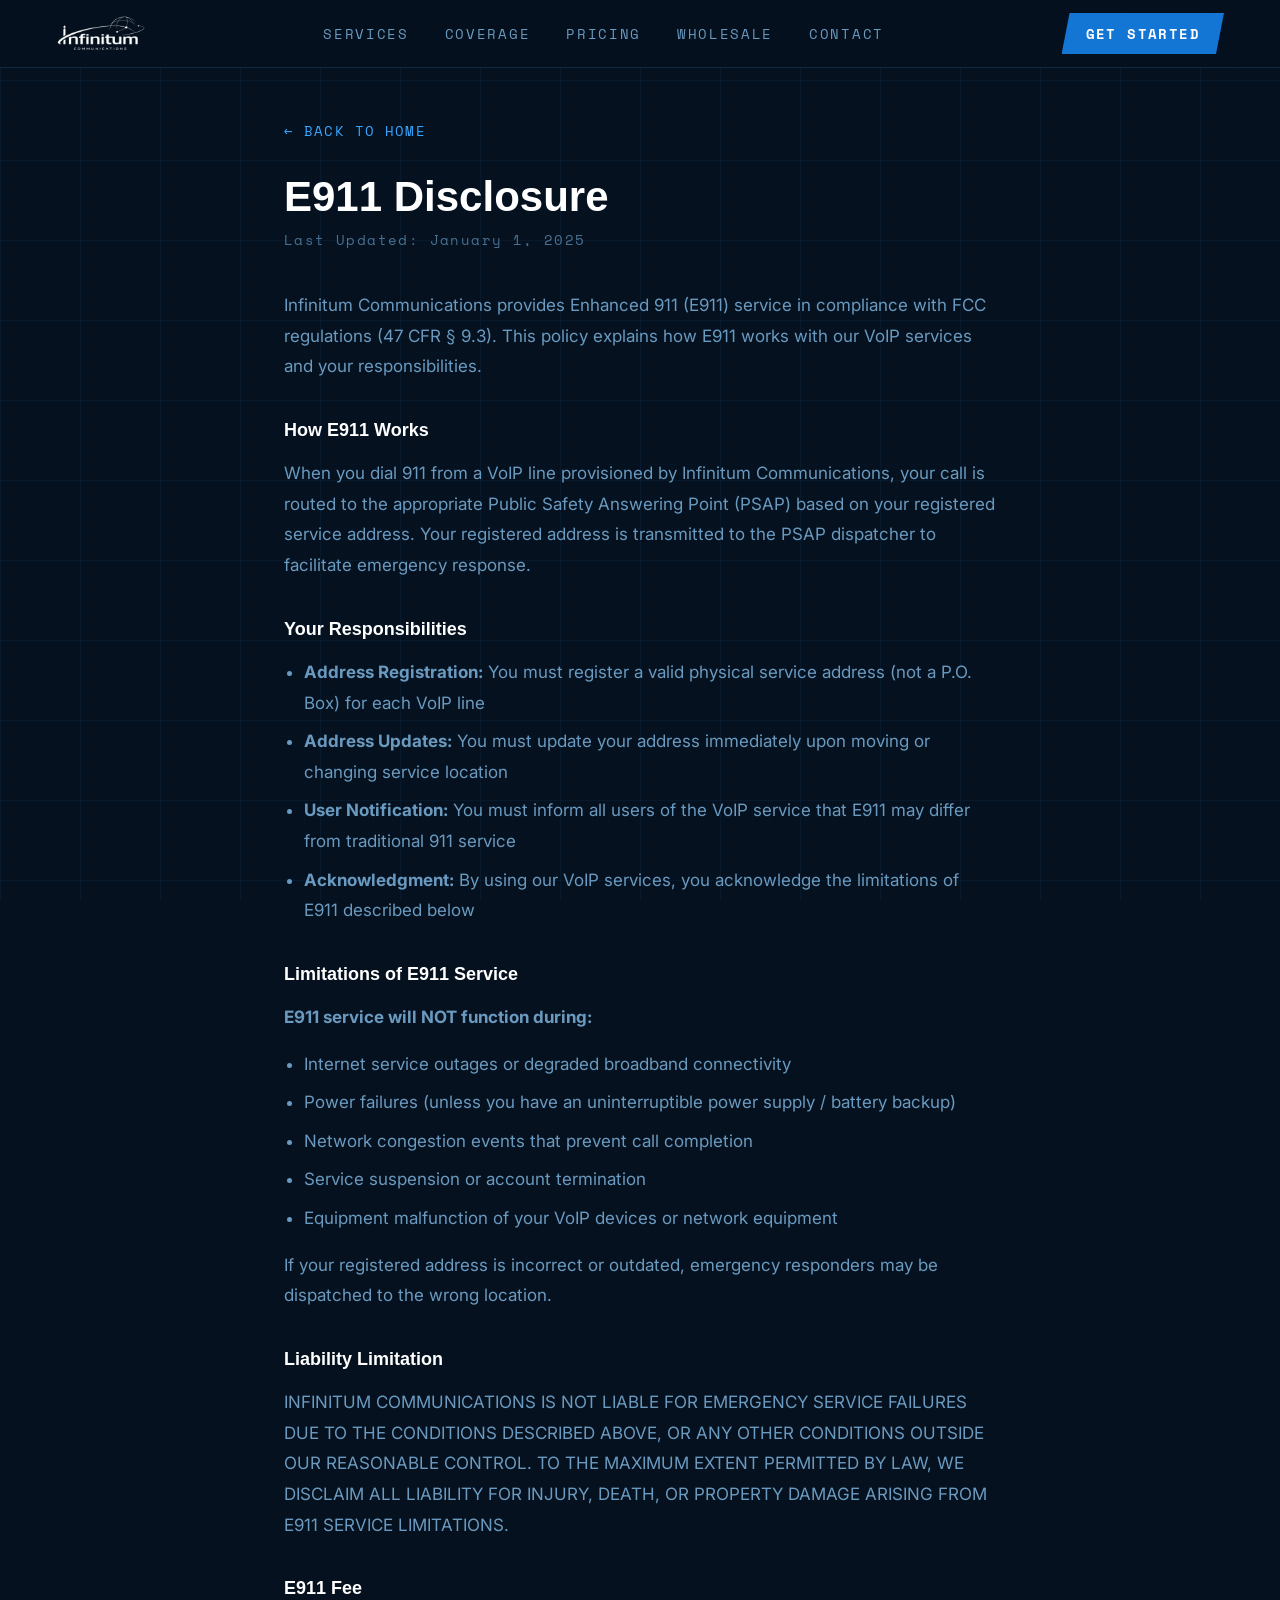
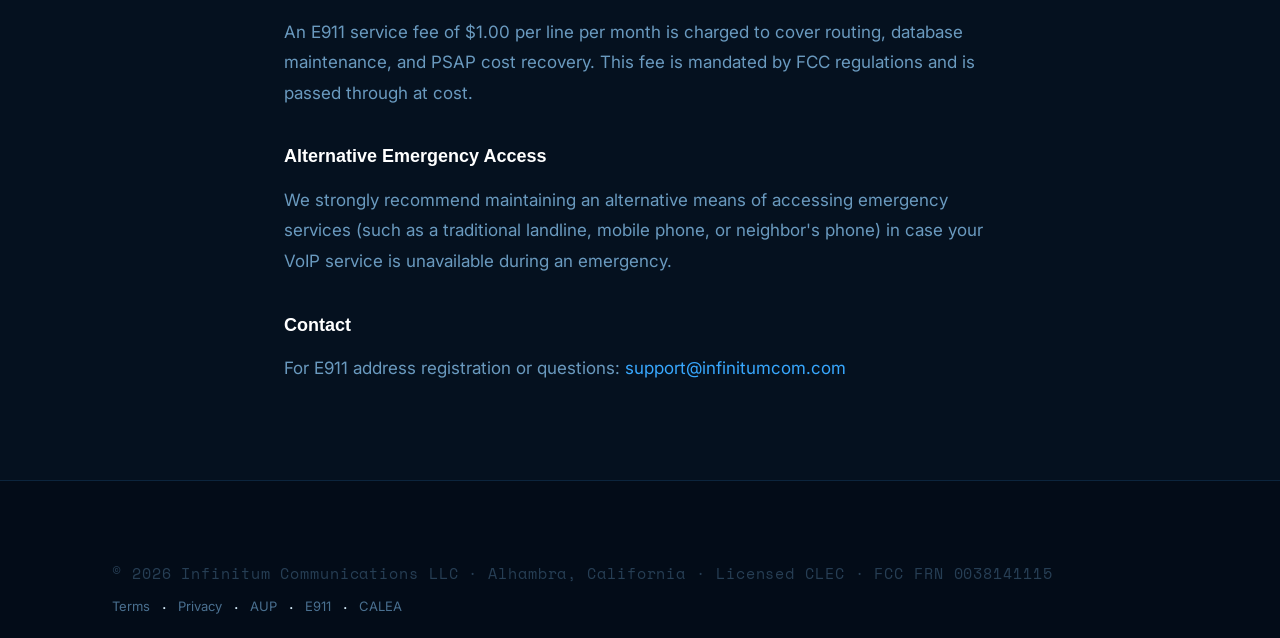
<file: e911/index.html>
<!DOCTYPE html>
<html lang="en">
<head>
<meta charset="UTF-8">
<meta name="viewport" content="width=device-width, initial-scale=1.0">
<title>E911 Disclosure — Infinitum Communications</title>
<meta name="description" content="E911 Enhanced Emergency Services disclosure for Infinitum Communications LLC VoIP services, per FCC regulations 47 CFR § 9.3.">
<link rel="canonical" href="https://infinitumcom.com/e911/">
<meta property="og:type" content="website">
<meta property="og:title" content="E911 Disclosure — Infinitum Communications">
<meta property="og:description" content="E911 Enhanced Emergency Services disclosure for VoIP services per FCC regulations.">
<meta property="og:url" content="https://infinitumcom.com/e911/">
<meta property="og:image" content="https://infinitumcom.com/images/og-cover.png">
<meta name="twitter:card" content="summary_large_image">
<link rel="preconnect" href="https://fonts.googleapis.com">
<link rel="preconnect" href="https://fonts.gstatic.com" crossorigin>
<link href="https://fonts.googleapis.com/css2?family=Clash+Display:wght@400;500;600;700&family=Space+Mono:wght@400;700&family=Inter:wght@300;400;500&display=swap" rel="stylesheet">
<link rel="stylesheet" href="/css/style.css">
</head>
<body>
<nav>
  <a href="/" class="nav-logo">
    <img src="/images/logo.png" alt="Infinitum Communications" width="190" height="80" loading="eager" fetchpriority="high">
  </a>
  <ul class="nav-links">
    <li><a href="/#services">Services</a></li>
    <li><a href="/#coverage">Coverage</a></li>
    <li><a href="/#pricing">Pricing</a></li>
    <li><a href="/#wholesale">Wholesale</a></li>
    <li><a href="/#contact">Contact</a></li>
  </ul>
  <a href="/#contact" class="nav-btn">Get Started</a>
</nav>

<div class="legal-page">
  <a href="/" class="legal-back">&larr; Back to Home</a>
  <h1 class="legal-title">E911 Disclosure</h1>
  <div class="legal-updated">Last Updated: January 1, 2025</div>
  <div class="legal-body">
    <p>Infinitum Communications provides Enhanced 911 (E911) service in compliance with FCC regulations (47 CFR &sect; 9.3). This policy explains how E911 works with our VoIP services and your responsibilities.</p>

    <h3>How E911 Works</h3>
    <p>When you dial 911 from a VoIP line provisioned by Infinitum Communications, your call is routed to the appropriate Public Safety Answering Point (PSAP) based on your registered service address. Your registered address is transmitted to the PSAP dispatcher to facilitate emergency response.</p>

    <h3>Your Responsibilities</h3>
    <ul>
      <li><strong>Address Registration:</strong> You must register a valid physical service address (not a P.O. Box) for each VoIP line</li>
      <li><strong>Address Updates:</strong> You must update your address immediately upon moving or changing service location</li>
      <li><strong>User Notification:</strong> You must inform all users of the VoIP service that E911 may differ from traditional 911 service</li>
      <li><strong>Acknowledgment:</strong> By using our VoIP services, you acknowledge the limitations of E911 described below</li>
    </ul>

    <h3>Limitations of E911 Service</h3>
    <p><strong>E911 service will NOT function during:</strong></p>
    <ul>
      <li>Internet service outages or degraded broadband connectivity</li>
      <li>Power failures (unless you have an uninterruptible power supply / battery backup)</li>
      <li>Network congestion events that prevent call completion</li>
      <li>Service suspension or account termination</li>
      <li>Equipment malfunction of your VoIP devices or network equipment</li>
    </ul>
    <p>If your registered address is incorrect or outdated, emergency responders may be dispatched to the wrong location.</p>

    <h3>Liability Limitation</h3>
    <p>INFINITUM COMMUNICATIONS IS NOT LIABLE FOR EMERGENCY SERVICE FAILURES DUE TO THE CONDITIONS DESCRIBED ABOVE, OR ANY OTHER CONDITIONS OUTSIDE OUR REASONABLE CONTROL. TO THE MAXIMUM EXTENT PERMITTED BY LAW, WE DISCLAIM ALL LIABILITY FOR INJURY, DEATH, OR PROPERTY DAMAGE ARISING FROM E911 SERVICE LIMITATIONS.</p>

    <h3>E911 Fee</h3>
    <p>An E911 service fee of $1.00 per line per month is charged to cover routing, database maintenance, and PSAP cost recovery. This fee is mandated by FCC regulations and is passed through at cost.</p>

    <h3>Alternative Emergency Access</h3>
    <p>We strongly recommend maintaining an alternative means of accessing emergency services (such as a traditional landline, mobile phone, or neighbor's phone) in case your VoIP service is unavailable during an emergency.</p>

    <h3>Contact</h3>
    <p>For E911 address registration or questions: <a href="mailto:support@infinitumcom.com">support@infinitumcom.com</a></p>
  </div>
</div>

<footer>
  <div class="footer-bottom" style="padding:20px 56px;">
    <div class="footer-copy">
      &copy; 2026 Infinitum Communications LLC &middot; Alhambra, California &middot; Licensed CLEC &middot; FCC FRN 0038141115
    </div>
    <div class="footer-badges">
      <a href="/terms/" style="color:var(--muted2);text-decoration:none;font-size:13px;">Terms</a> &nbsp;&middot;&nbsp;
      <a href="/privacy/" style="color:var(--muted2);text-decoration:none;font-size:13px;">Privacy</a> &nbsp;&middot;&nbsp;
      <a href="/aup/" style="color:var(--muted2);text-decoration:none;font-size:13px;">AUP</a> &nbsp;&middot;&nbsp;
      <a href="/e911/" style="color:var(--muted2);text-decoration:none;font-size:13px;">E911</a> &nbsp;&middot;&nbsp;
      <a href="/law-enforcement/" style="color:var(--muted2);text-decoration:none;font-size:13px;">CALEA</a>
    </div>
  </div>
</footer>
</body>
</html>
</file>
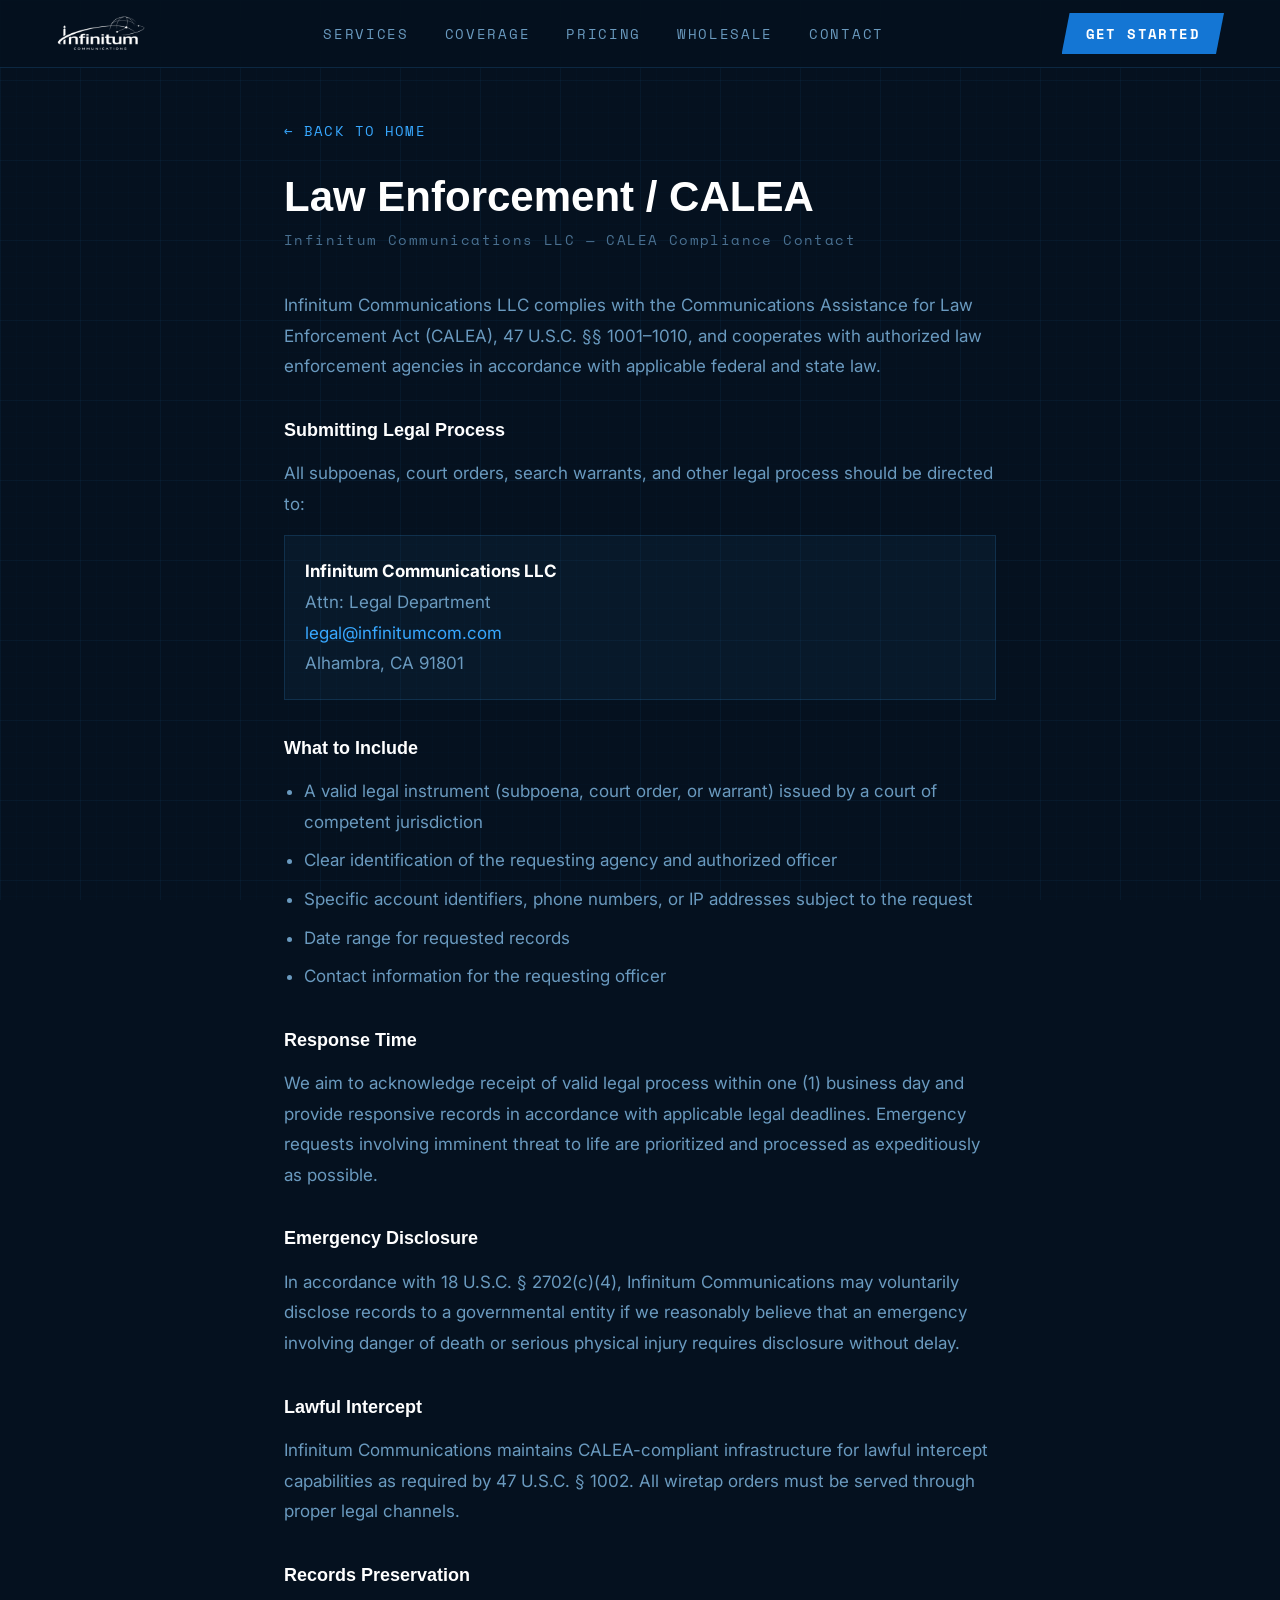
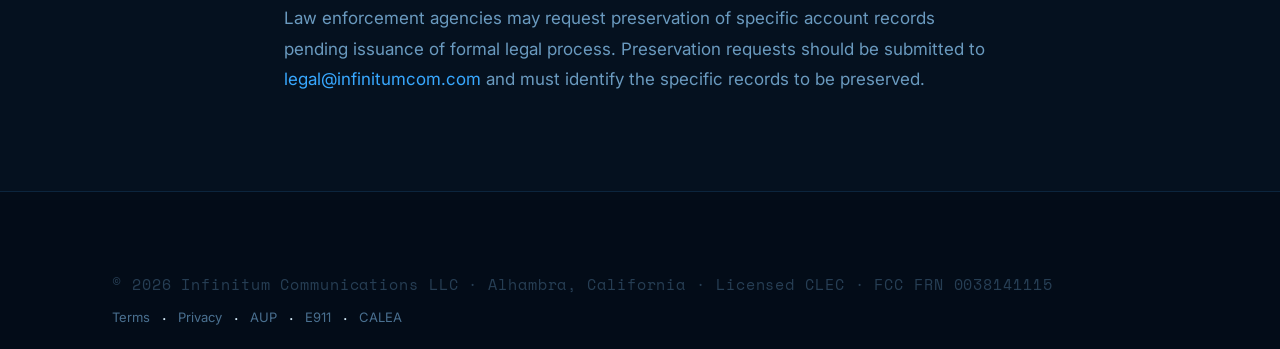
<file: law-enforcement/index.html>
<!DOCTYPE html>
<html lang="en">
<head>
<meta charset="UTF-8">
<meta name="viewport" content="width=device-width, initial-scale=1.0">
<title>Law Enforcement / CALEA — Infinitum Communications</title>
<meta name="description" content="Law enforcement and CALEA contact information for Infinitum Communications LLC. Submit subpoenas and lawful intercept requests to legal@infinitumcom.com.">
<link rel="canonical" href="https://infinitumcom.com/law-enforcement/">
<meta property="og:type" content="website">
<meta property="og:title" content="Law Enforcement / CALEA — Infinitum Communications">
<meta property="og:description" content="Law enforcement and CALEA contact information for subpoenas and lawful intercept requests.">
<meta property="og:url" content="https://infinitumcom.com/law-enforcement/">
<meta property="og:image" content="https://infinitumcom.com/images/og-cover.png">
<meta name="twitter:card" content="summary_large_image">
<link rel="preconnect" href="https://fonts.googleapis.com">
<link rel="preconnect" href="https://fonts.gstatic.com" crossorigin>
<link href="https://fonts.googleapis.com/css2?family=Clash+Display:wght@400;500;600;700&family=Space+Mono:wght@400;700&family=Inter:wght@300;400;500&display=swap" rel="stylesheet">
<link rel="stylesheet" href="/css/style.css">
</head>
<body>
<nav>
  <a href="/" class="nav-logo">
    <img src="/images/logo.png" alt="Infinitum Communications" width="190" height="80" loading="eager" fetchpriority="high">
  </a>
  <ul class="nav-links">
    <li><a href="/#services">Services</a></li>
    <li><a href="/#coverage">Coverage</a></li>
    <li><a href="/#pricing">Pricing</a></li>
    <li><a href="/#wholesale">Wholesale</a></li>
    <li><a href="/#contact">Contact</a></li>
  </ul>
  <a href="/#contact" class="nav-btn">Get Started</a>
</nav>

<div class="legal-page">
  <a href="/" class="legal-back">&larr; Back to Home</a>
  <h1 class="legal-title">Law Enforcement / CALEA</h1>
  <div class="legal-updated">Infinitum Communications LLC — CALEA Compliance Contact</div>
  <div class="legal-body">
    <p>Infinitum Communications LLC complies with the Communications Assistance for Law Enforcement Act (CALEA), 47 U.S.C. &sect;&sect; 1001–1010, and cooperates with authorized law enforcement agencies in accordance with applicable federal and state law.</p>

    <h3>Submitting Legal Process</h3>
    <p>All subpoenas, court orders, search warrants, and other legal process should be directed to:</p>
    <p style="padding:20px;border:1px solid var(--border);background:rgba(56,168,255,.05);margin:16px 0;">
      <strong style="color:var(--white);">Infinitum Communications LLC</strong><br>
      Attn: Legal Department<br>
      <a href="mailto:legal@infinitumcom.com">legal@infinitumcom.com</a><br>
      Alhambra, CA 91801
    </p>

    <h3>What to Include</h3>
    <ul>
      <li>A valid legal instrument (subpoena, court order, or warrant) issued by a court of competent jurisdiction</li>
      <li>Clear identification of the requesting agency and authorized officer</li>
      <li>Specific account identifiers, phone numbers, or IP addresses subject to the request</li>
      <li>Date range for requested records</li>
      <li>Contact information for the requesting officer</li>
    </ul>

    <h3>Response Time</h3>
    <p>We aim to acknowledge receipt of valid legal process within one (1) business day and provide responsive records in accordance with applicable legal deadlines. Emergency requests involving imminent threat to life are prioritized and processed as expeditiously as possible.</p>

    <h3>Emergency Disclosure</h3>
    <p>In accordance with 18 U.S.C. &sect; 2702(c)(4), Infinitum Communications may voluntarily disclose records to a governmental entity if we reasonably believe that an emergency involving danger of death or serious physical injury requires disclosure without delay.</p>

    <h3>Lawful Intercept</h3>
    <p>Infinitum Communications maintains CALEA-compliant infrastructure for lawful intercept capabilities as required by 47 U.S.C. &sect; 1002. All wiretap orders must be served through proper legal channels.</p>

    <h3>Records Preservation</h3>
    <p>Law enforcement agencies may request preservation of specific account records pending issuance of formal legal process. Preservation requests should be submitted to <a href="mailto:legal@infinitumcom.com">legal@infinitumcom.com</a> and must identify the specific records to be preserved.</p>
  </div>
</div>

<footer>
  <div class="footer-bottom" style="padding:20px 56px;">
    <div class="footer-copy">
      &copy; 2026 Infinitum Communications LLC &middot; Alhambra, California &middot; Licensed CLEC &middot; FCC FRN 0038141115
    </div>
    <div class="footer-badges">
      <a href="/terms/" style="color:var(--muted2);text-decoration:none;font-size:13px;">Terms</a> &nbsp;&middot;&nbsp;
      <a href="/privacy/" style="color:var(--muted2);text-decoration:none;font-size:13px;">Privacy</a> &nbsp;&middot;&nbsp;
      <a href="/aup/" style="color:var(--muted2);text-decoration:none;font-size:13px;">AUP</a> &nbsp;&middot;&nbsp;
      <a href="/e911/" style="color:var(--muted2);text-decoration:none;font-size:13px;">E911</a> &nbsp;&middot;&nbsp;
      <a href="/law-enforcement/" style="color:var(--muted2);text-decoration:none;font-size:13px;">CALEA</a>
    </div>
  </div>
</footer>
</body>
</html>
</file>
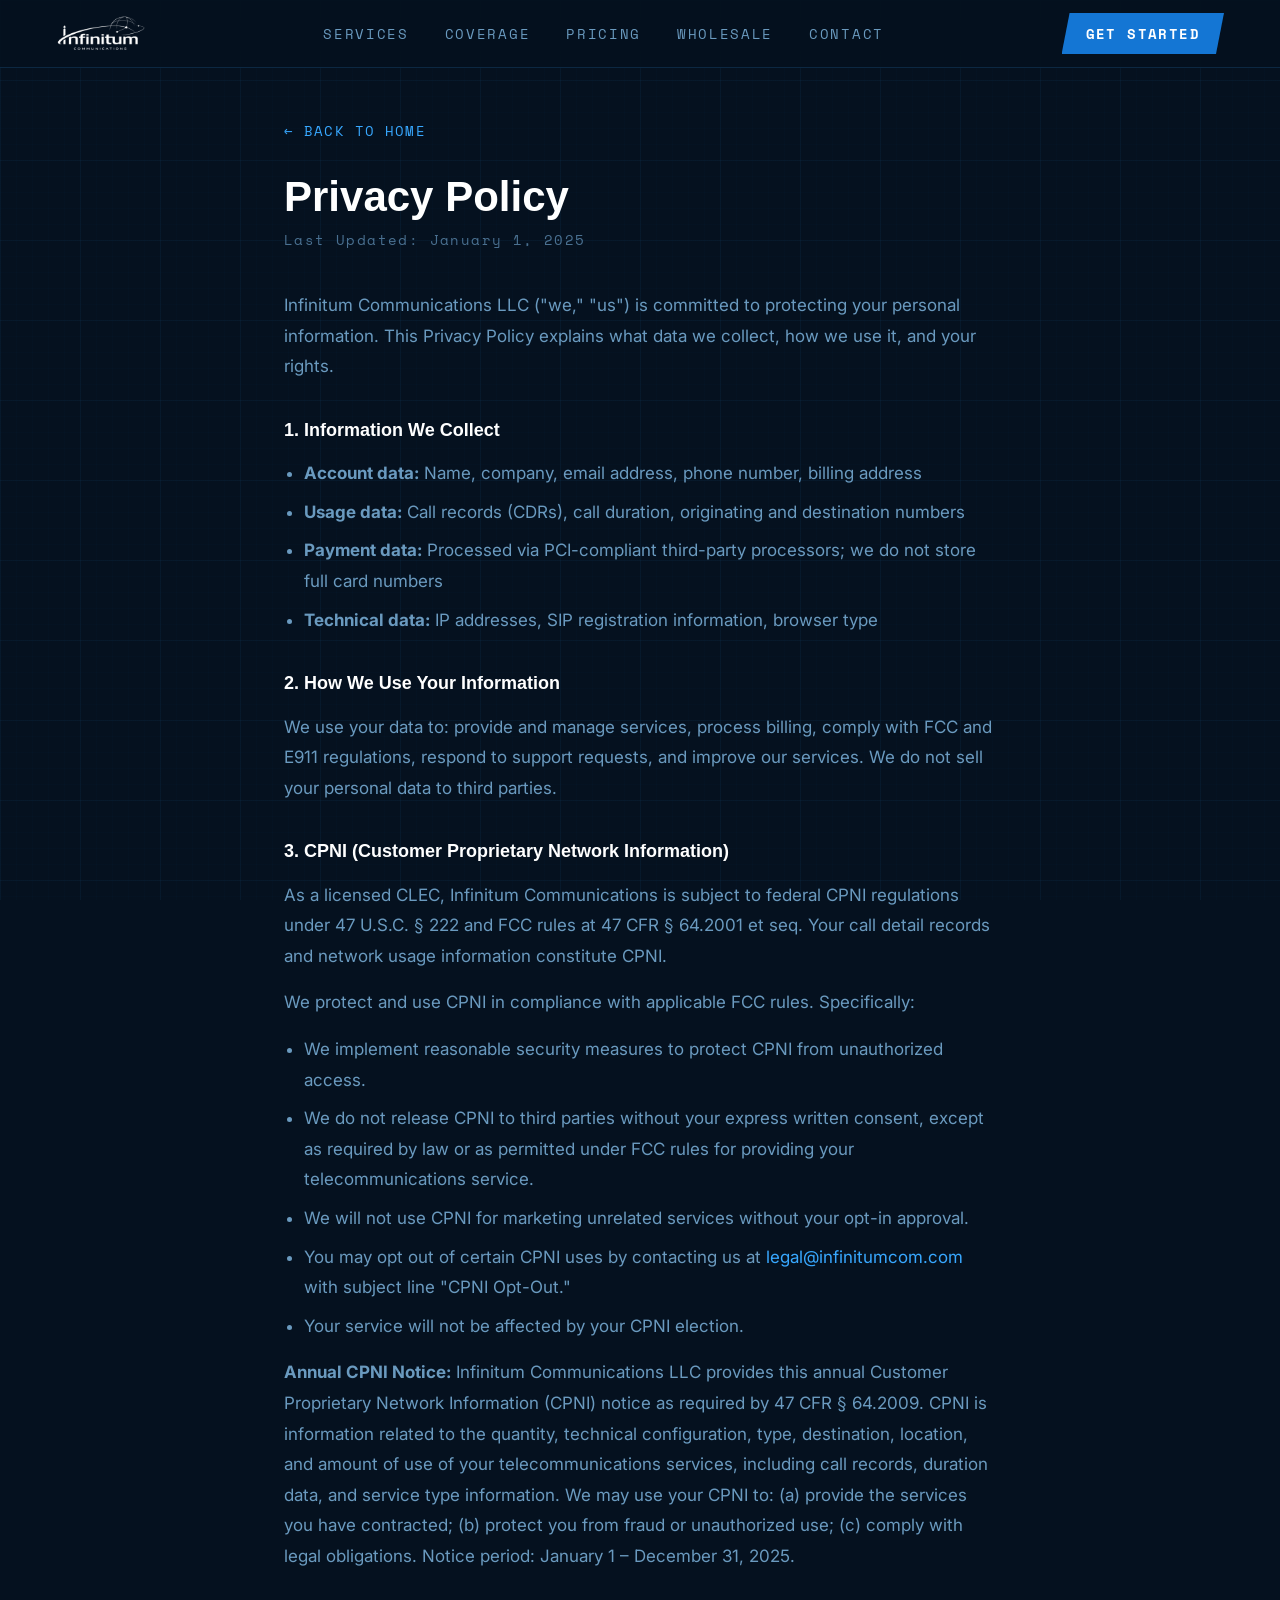
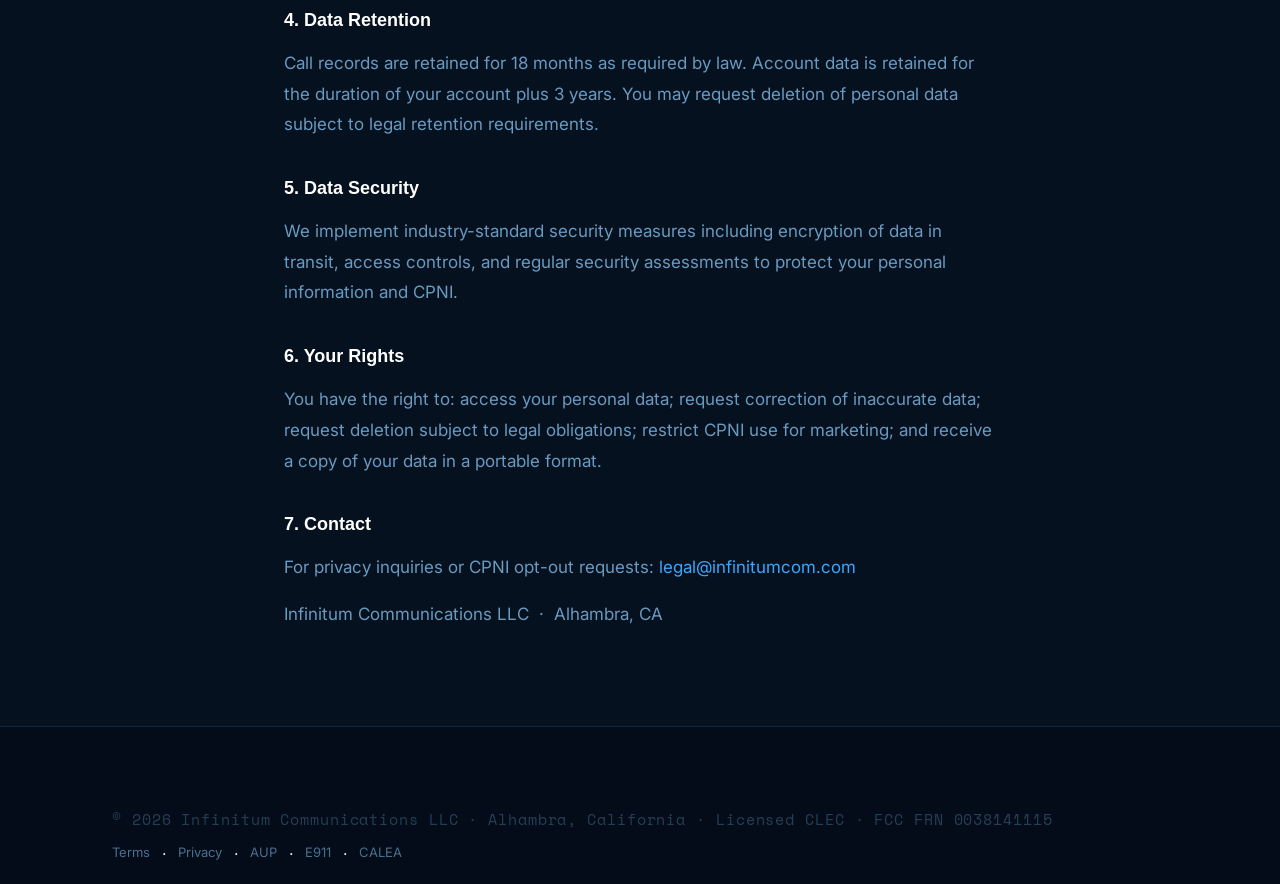
<file: privacy/index.html>
<!DOCTYPE html>
<html lang="en">
<head>
<meta charset="UTF-8">
<meta name="viewport" content="width=device-width, initial-scale=1.0">
<title>Privacy Policy — Infinitum Communications</title>
<meta name="description" content="Privacy Policy for Infinitum Communications LLC, including CPNI (Customer Proprietary Network Information) protections under 47 U.S.C. § 222.">
<link rel="canonical" href="https://infinitumcom.com/privacy/">
<meta property="og:type" content="website">
<meta property="og:title" content="Privacy Policy — Infinitum Communications">
<meta property="og:description" content="Privacy Policy including CPNI protections for Infinitum Communications LLC telecommunications services.">
<meta property="og:url" content="https://infinitumcom.com/privacy/">
<meta property="og:image" content="https://infinitumcom.com/images/og-cover.png">
<meta name="twitter:card" content="summary_large_image">
<link rel="preconnect" href="https://fonts.googleapis.com">
<link rel="preconnect" href="https://fonts.gstatic.com" crossorigin>
<link href="https://fonts.googleapis.com/css2?family=Clash+Display:wght@400;500;600;700&family=Space+Mono:wght@400;700&family=Inter:wght@300;400;500&display=swap" rel="stylesheet">
<link rel="stylesheet" href="/css/style.css">
</head>
<body>
<nav>
  <a href="/" class="nav-logo">
    <img src="/images/logo.png" alt="Infinitum Communications" width="190" height="80" loading="eager" fetchpriority="high">
  </a>
  <ul class="nav-links">
    <li><a href="/#services">Services</a></li>
    <li><a href="/#coverage">Coverage</a></li>
    <li><a href="/#pricing">Pricing</a></li>
    <li><a href="/#wholesale">Wholesale</a></li>
    <li><a href="/#contact">Contact</a></li>
  </ul>
  <a href="/#contact" class="nav-btn">Get Started</a>
</nav>

<div class="legal-page">
  <a href="/" class="legal-back">&larr; Back to Home</a>
  <h1 class="legal-title">Privacy Policy</h1>
  <div class="legal-updated">Last Updated: January 1, 2025</div>
  <div class="legal-body">
    <p>Infinitum Communications LLC ("we," "us") is committed to protecting your personal information. This Privacy Policy explains what data we collect, how we use it, and your rights.</p>

    <h3>1. Information We Collect</h3>
    <ul>
      <li><strong>Account data:</strong> Name, company, email address, phone number, billing address</li>
      <li><strong>Usage data:</strong> Call records (CDRs), call duration, originating and destination numbers</li>
      <li><strong>Payment data:</strong> Processed via PCI-compliant third-party processors; we do not store full card numbers</li>
      <li><strong>Technical data:</strong> IP addresses, SIP registration information, browser type</li>
    </ul>

    <h3>2. How We Use Your Information</h3>
    <p>We use your data to: provide and manage services, process billing, comply with FCC and E911 regulations, respond to support requests, and improve our services. We do not sell your personal data to third parties.</p>

    <h3>3. CPNI (Customer Proprietary Network Information)</h3>
    <p>As a licensed CLEC, Infinitum Communications is subject to federal CPNI regulations under 47 U.S.C. &sect; 222 and FCC rules at 47 CFR &sect; 64.2001 et seq. Your call detail records and network usage information constitute CPNI.</p>
    <p>We protect and use CPNI in compliance with applicable FCC rules. Specifically:</p>
    <ul>
      <li>We implement reasonable security measures to protect CPNI from unauthorized access.</li>
      <li>We do not release CPNI to third parties without your express written consent, except as required by law or as permitted under FCC rules for providing your telecommunications service.</li>
      <li>We will not use CPNI for marketing unrelated services without your opt-in approval.</li>
      <li>You may opt out of certain CPNI uses by contacting us at <a href="mailto:legal@infinitumcom.com">legal@infinitumcom.com</a> with subject line "CPNI Opt-Out."</li>
      <li>Your service will not be affected by your CPNI election.</li>
    </ul>
    <p><strong>Annual CPNI Notice:</strong> Infinitum Communications LLC provides this annual Customer Proprietary Network Information (CPNI) notice as required by 47 CFR &sect; 64.2009. CPNI is information related to the quantity, technical configuration, type, destination, location, and amount of use of your telecommunications services, including call records, duration data, and service type information. We may use your CPNI to: (a) provide the services you have contracted; (b) protect you from fraud or unauthorized use; (c) comply with legal obligations. Notice period: January 1 – December 31, 2025.</p>

    <h3>4. Data Retention</h3>
    <p>Call records are retained for 18 months as required by law. Account data is retained for the duration of your account plus 3 years. You may request deletion of personal data subject to legal retention requirements.</p>

    <h3>5. Data Security</h3>
    <p>We implement industry-standard security measures including encryption of data in transit, access controls, and regular security assessments to protect your personal information and CPNI.</p>

    <h3>6. Your Rights</h3>
    <p>You have the right to: access your personal data; request correction of inaccurate data; request deletion subject to legal obligations; restrict CPNI use for marketing; and receive a copy of your data in a portable format.</p>

    <h3>7. Contact</h3>
    <p>For privacy inquiries or CPNI opt-out requests: <a href="mailto:legal@infinitumcom.com">legal@infinitumcom.com</a></p>
    <p>Infinitum Communications LLC &nbsp;&middot;&nbsp; Alhambra, CA</p>
  </div>
</div>

<footer>
  <div class="footer-bottom" style="padding:20px 56px;">
    <div class="footer-copy">
      &copy; 2026 Infinitum Communications LLC &middot; Alhambra, California &middot; Licensed CLEC &middot; FCC FRN 0038141115
    </div>
    <div class="footer-badges">
      <a href="/terms/" style="color:var(--muted2);text-decoration:none;font-size:13px;">Terms</a> &nbsp;&middot;&nbsp;
      <a href="/privacy/" style="color:var(--muted2);text-decoration:none;font-size:13px;">Privacy</a> &nbsp;&middot;&nbsp;
      <a href="/aup/" style="color:var(--muted2);text-decoration:none;font-size:13px;">AUP</a> &nbsp;&middot;&nbsp;
      <a href="/e911/" style="color:var(--muted2);text-decoration:none;font-size:13px;">E911</a> &nbsp;&middot;&nbsp;
      <a href="/law-enforcement/" style="color:var(--muted2);text-decoration:none;font-size:13px;">CALEA</a>
    </div>
  </div>
</footer>
</body>
</html>
</file>
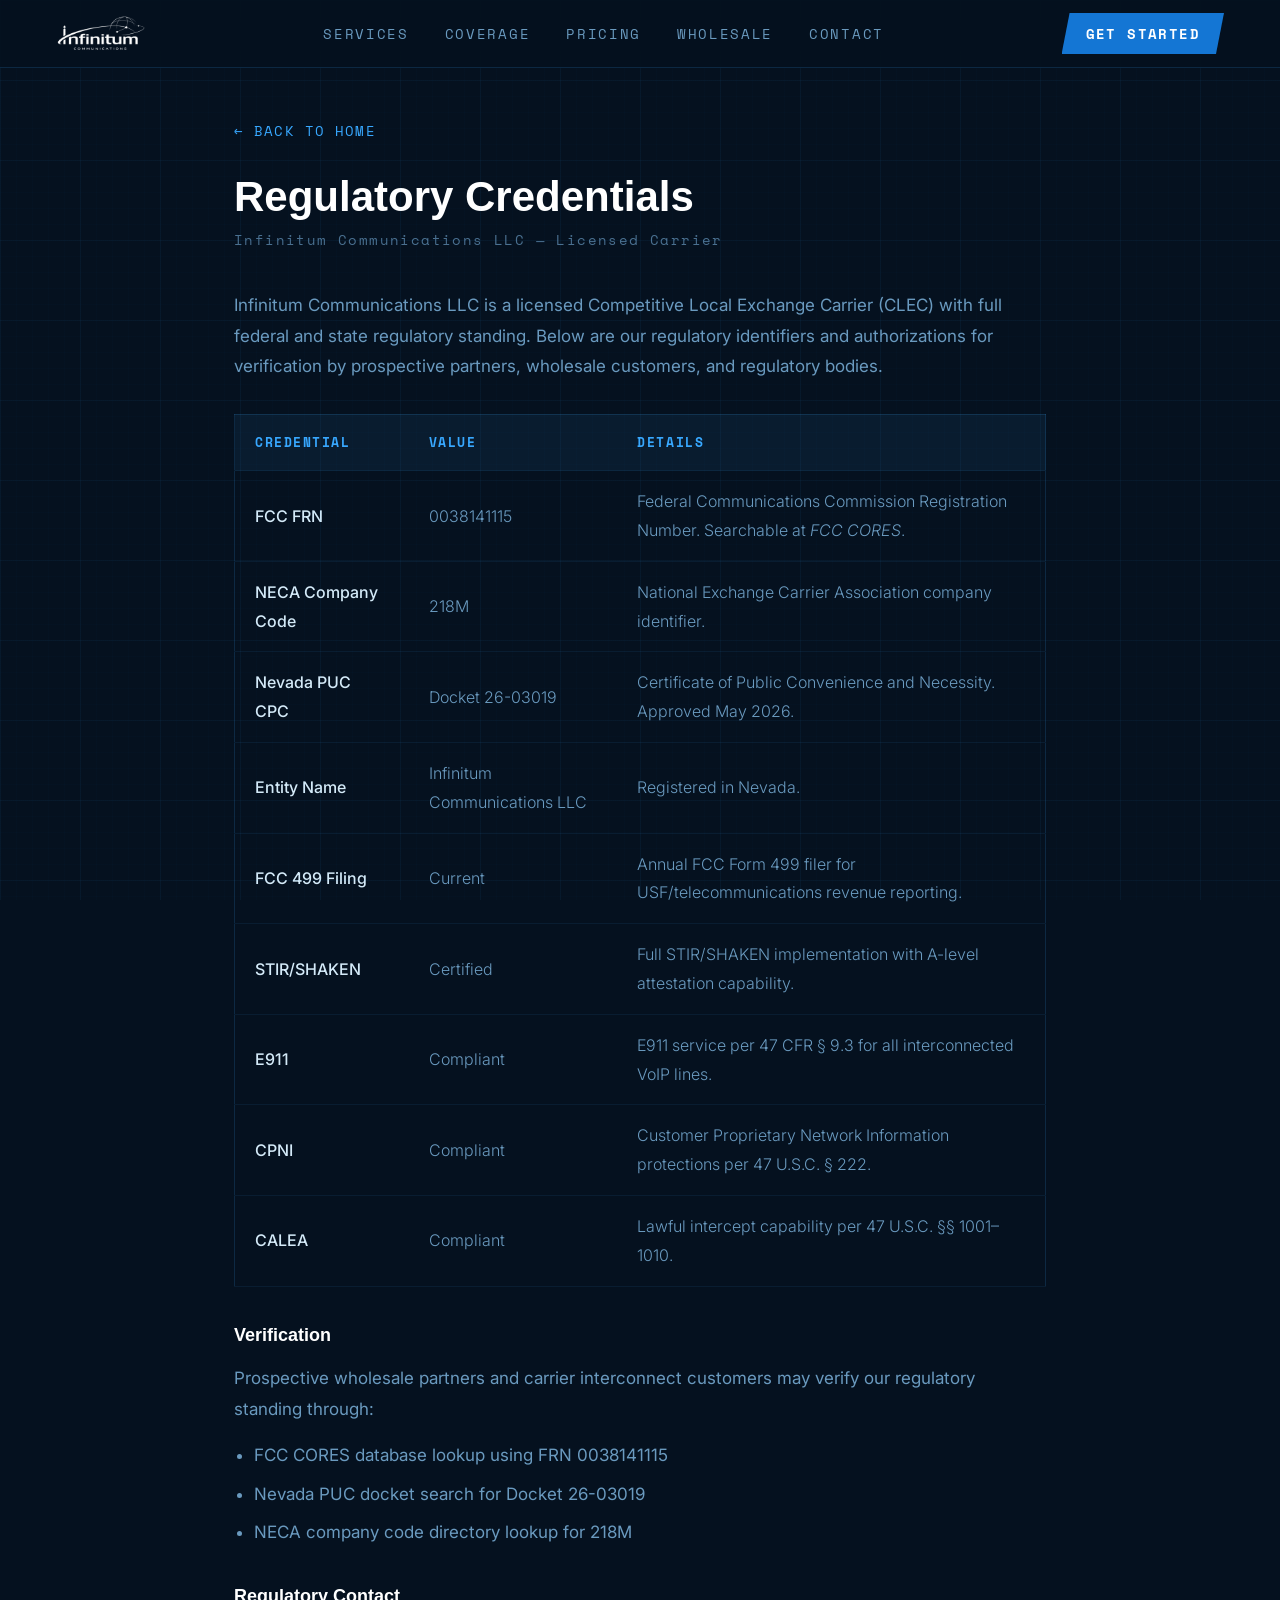
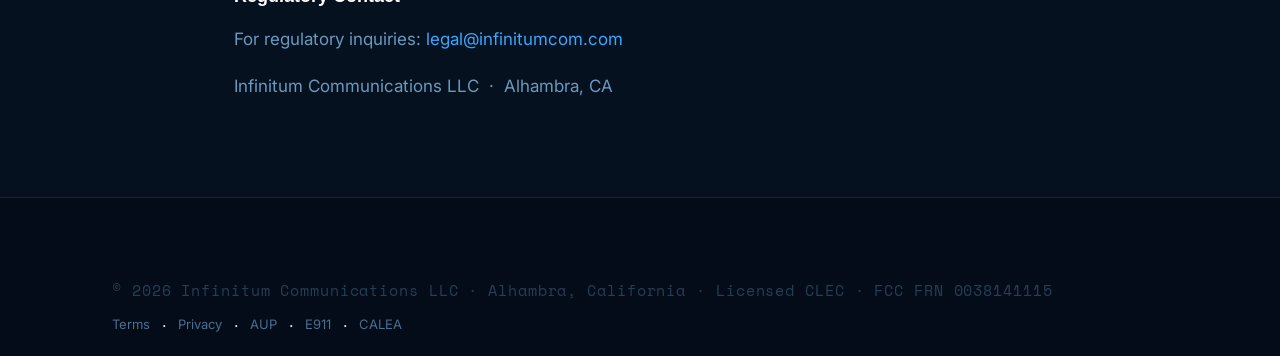
<file: regulatory/index.html>
<!DOCTYPE html>
<html lang="en">
<head>
<meta charset="UTF-8">
<meta name="viewport" content="width=device-width, initial-scale=1.0">
<title>Regulatory Credentials — Infinitum Communications</title>
<meta name="description" content="Regulatory credentials for Infinitum Communications LLC: FCC FRN 0038141115, NECA Company Code 218M, Nevada PUC CPC — Licensed CLEC.">
<link rel="canonical" href="https://infinitumcom.com/regulatory/">
<meta property="og:type" content="website">
<meta property="og:title" content="Regulatory Credentials — Infinitum Communications">
<meta property="og:description" content="Licensed CLEC regulatory credentials: FCC FRN, NECA Company Code, Nevada PUC authorization.">
<meta property="og:url" content="https://infinitumcom.com/regulatory/">
<meta property="og:image" content="https://infinitumcom.com/images/og-cover.png">
<meta name="twitter:card" content="summary_large_image">
<link rel="preconnect" href="https://fonts.googleapis.com">
<link rel="preconnect" href="https://fonts.gstatic.com" crossorigin>
<link href="https://fonts.googleapis.com/css2?family=Clash+Display:wght@400;500;600;700&family=Space+Mono:wght@400;700&family=Inter:wght@300;400;500&display=swap" rel="stylesheet">
<link rel="stylesheet" href="/css/style.css">
</head>
<body>
<nav>
  <a href="/" class="nav-logo">
    <img src="/images/logo.png" alt="Infinitum Communications" width="190" height="80" loading="eager" fetchpriority="high">
  </a>
  <ul class="nav-links">
    <li><a href="/#services">Services</a></li>
    <li><a href="/#coverage">Coverage</a></li>
    <li><a href="/#pricing">Pricing</a></li>
    <li><a href="/#wholesale">Wholesale</a></li>
    <li><a href="/#contact">Contact</a></li>
  </ul>
  <a href="/#contact" class="nav-btn">Get Started</a>
</nav>

<div class="reg-page">
  <a href="/" class="legal-back">&larr; Back to Home</a>
  <h1 class="legal-title">Regulatory Credentials</h1>
  <div class="legal-updated">Infinitum Communications LLC — Licensed Carrier</div>
  <div class="legal-body">
    <p>Infinitum Communications LLC is a licensed Competitive Local Exchange Carrier (CLEC) with full federal and state regulatory standing. Below are our regulatory identifiers and authorizations for verification by prospective partners, wholesale customers, and regulatory bodies.</p>

    <table class="reg-table">
      <thead>
        <tr>
          <th>Credential</th>
          <th>Value</th>
          <th>Details</th>
        </tr>
      </thead>
      <tbody>
        <tr>
          <td>FCC FRN</td>
          <td>0038141115</td>
          <td>Federal Communications Commission Registration Number. Searchable at <em>FCC CORES</em>.</td>
        </tr>
        <tr>
          <td>NECA Company Code</td>
          <td>218M</td>
          <td>National Exchange Carrier Association company identifier.</td>
        </tr>
        <tr>
          <td>Nevada PUC CPC</td>
          <td>Docket 26-03019</td>
          <td>Certificate of Public Convenience and Necessity. Approved May 2026.</td>
        </tr>
        <tr>
          <td>Entity Name</td>
          <td>Infinitum Communications LLC</td>
          <td>Registered in Nevada.</td>
        </tr>
        <tr>
          <td>FCC 499 Filing</td>
          <td>Current</td>
          <td>Annual FCC Form 499 filer for USF/telecommunications revenue reporting.</td>
        </tr>
        <tr>
          <td>STIR/SHAKEN</td>
          <td>Certified</td>
          <td>Full STIR/SHAKEN implementation with A-level attestation capability.</td>
        </tr>
        <tr>
          <td>E911</td>
          <td>Compliant</td>
          <td>E911 service per 47 CFR &sect; 9.3 for all interconnected VoIP lines.</td>
        </tr>
        <tr>
          <td>CPNI</td>
          <td>Compliant</td>
          <td>Customer Proprietary Network Information protections per 47 U.S.C. &sect; 222.</td>
        </tr>
        <tr>
          <td>CALEA</td>
          <td>Compliant</td>
          <td>Lawful intercept capability per 47 U.S.C. &sect;&sect; 1001–1010.</td>
        </tr>
      </tbody>
    </table>

    <h3>Verification</h3>
    <p>Prospective wholesale partners and carrier interconnect customers may verify our regulatory standing through:</p>
    <ul>
      <li>FCC CORES database lookup using FRN 0038141115</li>
      <li>Nevada PUC docket search for Docket 26-03019</li>
      <li>NECA company code directory lookup for 218M</li>
    </ul>

    <h3>Regulatory Contact</h3>
    <p>For regulatory inquiries: <a href="mailto:legal@infinitumcom.com">legal@infinitumcom.com</a></p>
    <p>Infinitum Communications LLC &nbsp;&middot;&nbsp; Alhambra, CA</p>
  </div>
</div>

<footer>
  <div class="footer-bottom" style="padding:20px 56px;">
    <div class="footer-copy">
      &copy; 2026 Infinitum Communications LLC &middot; Alhambra, California &middot; Licensed CLEC &middot; FCC FRN 0038141115
    </div>
    <div class="footer-badges">
      <a href="/terms/" style="color:var(--muted2);text-decoration:none;font-size:13px;">Terms</a> &nbsp;&middot;&nbsp;
      <a href="/privacy/" style="color:var(--muted2);text-decoration:none;font-size:13px;">Privacy</a> &nbsp;&middot;&nbsp;
      <a href="/aup/" style="color:var(--muted2);text-decoration:none;font-size:13px;">AUP</a> &nbsp;&middot;&nbsp;
      <a href="/e911/" style="color:var(--muted2);text-decoration:none;font-size:13px;">E911</a> &nbsp;&middot;&nbsp;
      <a href="/law-enforcement/" style="color:var(--muted2);text-decoration:none;font-size:13px;">CALEA</a>
    </div>
  </div>
</footer>
</body>
</html>
</file>
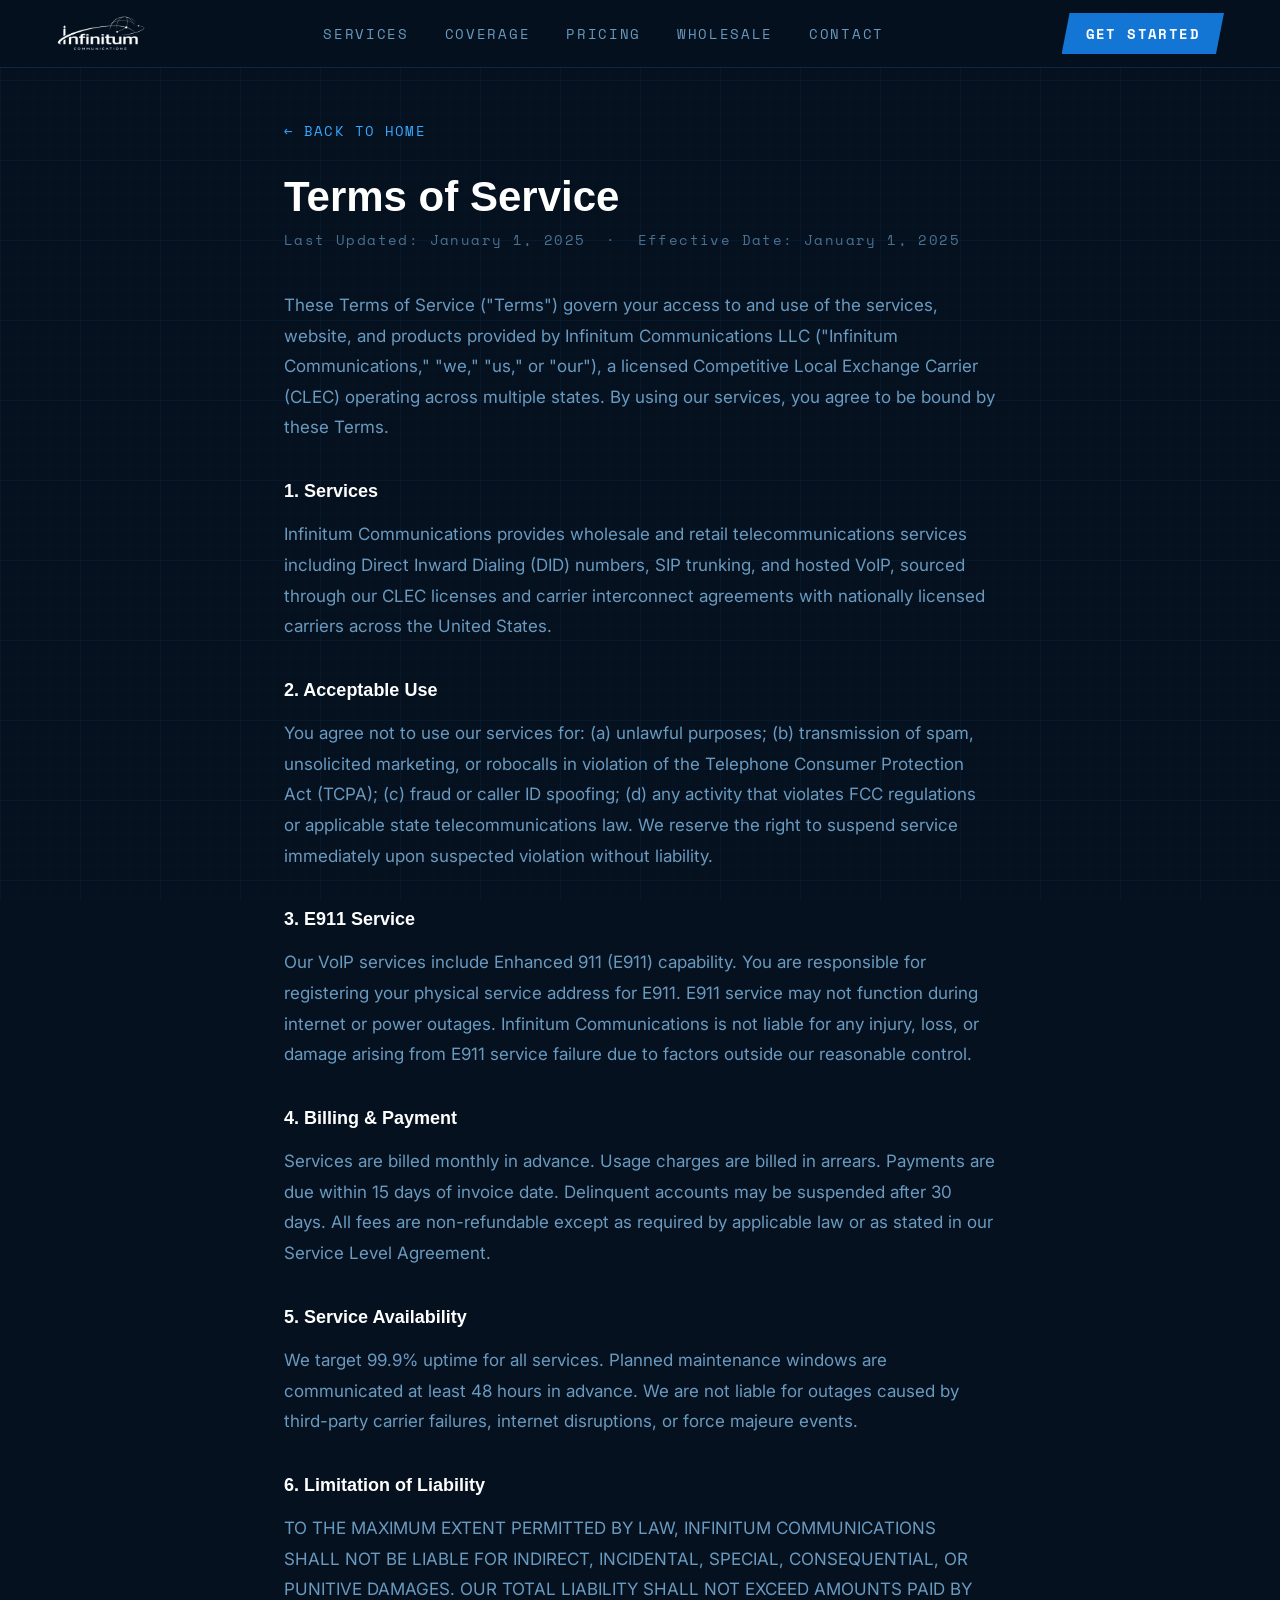
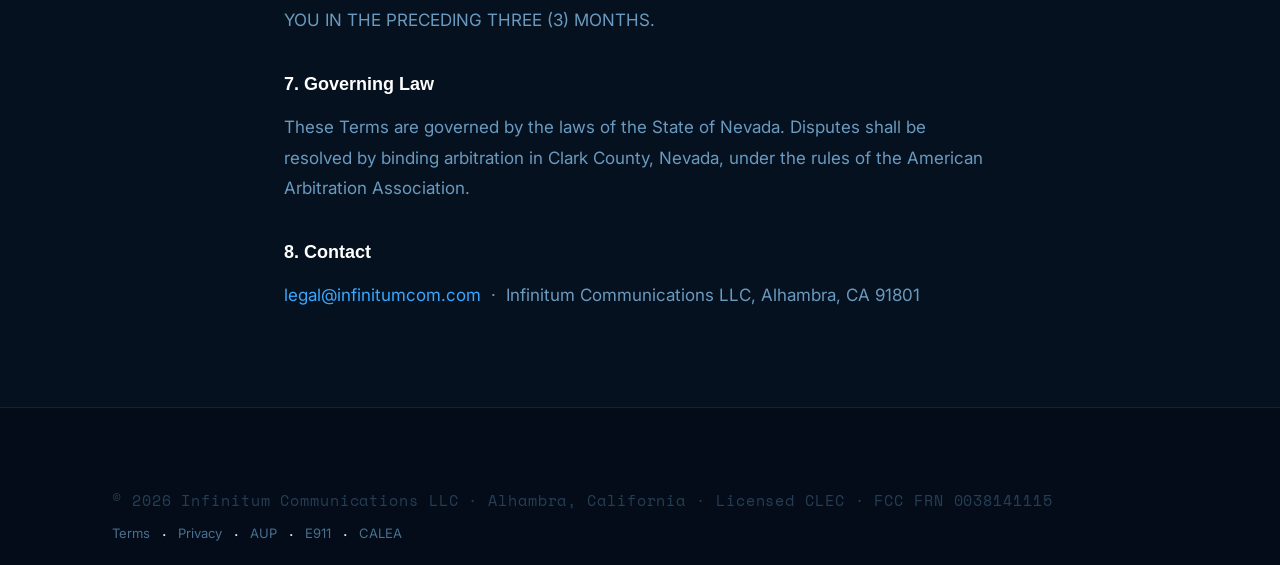
<file: terms/index.html>
<!DOCTYPE html>
<html lang="en">
<head>
<meta charset="UTF-8">
<meta name="viewport" content="width=device-width, initial-scale=1.0">
<title>Terms of Service — Infinitum Communications</title>
<meta name="description" content="Terms of Service governing the use of Infinitum Communications LLC telecommunications services, including wholesale DID, SIP trunking, and business VoIP.">
<link rel="canonical" href="https://infinitumcom.com/terms/">
<meta property="og:type" content="website">
<meta property="og:title" content="Terms of Service — Infinitum Communications">
<meta property="og:description" content="Terms of Service governing the use of Infinitum Communications LLC telecommunications services.">
<meta property="og:url" content="https://infinitumcom.com/terms/">
<meta property="og:image" content="https://infinitumcom.com/images/og-cover.png">
<meta name="twitter:card" content="summary_large_image">
<link rel="preconnect" href="https://fonts.googleapis.com">
<link rel="preconnect" href="https://fonts.gstatic.com" crossorigin>
<link href="https://fonts.googleapis.com/css2?family=Clash+Display:wght@400;500;600;700&family=Space+Mono:wght@400;700&family=Inter:wght@300;400;500&display=swap" rel="stylesheet">
<link rel="stylesheet" href="/css/style.css">
</head>
<body>
<nav>
  <a href="/" class="nav-logo">
    <img src="/images/logo.png" alt="Infinitum Communications" width="190" height="80" loading="eager" fetchpriority="high">
  </a>
  <ul class="nav-links">
    <li><a href="/#services">Services</a></li>
    <li><a href="/#coverage">Coverage</a></li>
    <li><a href="/#pricing">Pricing</a></li>
    <li><a href="/#wholesale">Wholesale</a></li>
    <li><a href="/#contact">Contact</a></li>
  </ul>
  <a href="/#contact" class="nav-btn">Get Started</a>
</nav>

<div class="legal-page">
  <a href="/" class="legal-back">&larr; Back to Home</a>
  <h1 class="legal-title">Terms of Service</h1>
  <div class="legal-updated">Last Updated: January 1, 2025 &nbsp;&middot;&nbsp; Effective Date: January 1, 2025</div>
  <div class="legal-body">
    <p>These Terms of Service ("Terms") govern your access to and use of the services, website, and products provided by Infinitum Communications LLC ("Infinitum Communications," "we," "us," or "our"), a licensed Competitive Local Exchange Carrier (CLEC) operating across multiple states. By using our services, you agree to be bound by these Terms.</p>

    <h3>1. Services</h3>
    <p>Infinitum Communications provides wholesale and retail telecommunications services including Direct Inward Dialing (DID) numbers, SIP trunking, and hosted VoIP, sourced through our CLEC licenses and carrier interconnect agreements with nationally licensed carriers across the United States.</p>

    <h3>2. Acceptable Use</h3>
    <p>You agree not to use our services for: (a) unlawful purposes; (b) transmission of spam, unsolicited marketing, or robocalls in violation of the Telephone Consumer Protection Act (TCPA); (c) fraud or caller ID spoofing; (d) any activity that violates FCC regulations or applicable state telecommunications law. We reserve the right to suspend service immediately upon suspected violation without liability.</p>

    <h3>3. E911 Service</h3>
    <p>Our VoIP services include Enhanced 911 (E911) capability. You are responsible for registering your physical service address for E911. E911 service may not function during internet or power outages. Infinitum Communications is not liable for any injury, loss, or damage arising from E911 service failure due to factors outside our reasonable control.</p>

    <h3>4. Billing &amp; Payment</h3>
    <p>Services are billed monthly in advance. Usage charges are billed in arrears. Payments are due within 15 days of invoice date. Delinquent accounts may be suspended after 30 days. All fees are non-refundable except as required by applicable law or as stated in our Service Level Agreement.</p>

    <h3>5. Service Availability</h3>
    <p>We target 99.9% uptime for all services. Planned maintenance windows are communicated at least 48 hours in advance. We are not liable for outages caused by third-party carrier failures, internet disruptions, or force majeure events.</p>

    <h3>6. Limitation of Liability</h3>
    <p>TO THE MAXIMUM EXTENT PERMITTED BY LAW, INFINITUM COMMUNICATIONS SHALL NOT BE LIABLE FOR INDIRECT, INCIDENTAL, SPECIAL, CONSEQUENTIAL, OR PUNITIVE DAMAGES. OUR TOTAL LIABILITY SHALL NOT EXCEED AMOUNTS PAID BY YOU IN THE PRECEDING THREE (3) MONTHS.</p>

    <h3>7. Governing Law</h3>
    <p>These Terms are governed by the laws of the State of Nevada. Disputes shall be resolved by binding arbitration in Clark County, Nevada, under the rules of the American Arbitration Association.</p>

    <h3>8. Contact</h3>
    <p><a href="mailto:legal@infinitumcom.com">legal@infinitumcom.com</a> &nbsp;&middot;&nbsp; Infinitum Communications LLC, Alhambra, CA 91801</p>
  </div>
</div>

<footer>
  <div class="footer-bottom" style="padding:20px 56px;">
    <div class="footer-copy">
      &copy; 2026 Infinitum Communications LLC &middot; Alhambra, California &middot; Licensed CLEC &middot; FCC FRN 0038141115
    </div>
    <div class="footer-badges">
      <a href="/terms/" style="color:var(--muted2);text-decoration:none;font-size:13px;">Terms</a> &nbsp;&middot;&nbsp;
      <a href="/privacy/" style="color:var(--muted2);text-decoration:none;font-size:13px;">Privacy</a> &nbsp;&middot;&nbsp;
      <a href="/aup/" style="color:var(--muted2);text-decoration:none;font-size:13px;">AUP</a> &nbsp;&middot;&nbsp;
      <a href="/e911/" style="color:var(--muted2);text-decoration:none;font-size:13px;">E911</a> &nbsp;&middot;&nbsp;
      <a href="/law-enforcement/" style="color:var(--muted2);text-decoration:none;font-size:13px;">CALEA</a>
    </div>
  </div>
</footer>
</body>
</html>
</file>
<file: css/style.css>
/* ============================================
   Infinitum Communications — Main Stylesheet
   ============================================ */

/* ── RESET & VARIABLES ── */
*{margin:0;padding:0;box-sizing:border-box;}
html{scroll-behavior:smooth;}
:root{
  --d0:#05111f; --d1:#081929; --d2:#0c2238; --d3:#112d4a;
  --sky:#1476d4; --sky2:#38a8ff; --ice:#9dd4f7;
  --glow:rgba(20,118,212,.25);
  --border:rgba(56,168,255,.16); --border2:rgba(56,168,255,.08);
  --text:#d4eaf8; --muted:#6a9abf; --muted2:#4a7090; --white:#ffffff;
}
body{font-family:'Inter',sans-serif;background:var(--d0);color:var(--text);overflow-x:hidden;cursor:none;}
body::before{content:'';position:fixed;inset:0;z-index:0;pointer-events:none;
  background-image:linear-gradient(rgba(56,168,255,.04) 1px,transparent 1px),linear-gradient(90deg,rgba(56,168,255,.04) 1px,transparent 1px),linear-gradient(rgba(56,168,255,.015) 1px,transparent 1px),linear-gradient(90deg,rgba(56,168,255,.015) 1px,transparent 1px);
  background-size:80px 80px,80px 80px,16px 16px,16px 16px;}
#cur{width:8px;height:8px;background:var(--sky2);border-radius:50%;position:fixed;pointer-events:none;z-index:9999;transform:translate(-50%,-50%);transition:width .15s,height .15s;}
#cur2{width:32px;height:32px;border:1px solid var(--sky2);border-radius:50%;position:fixed;pointer-events:none;z-index:9998;transform:translate(-50%,-50%);opacity:.4;}

/* ── NAV ── */
nav{position:fixed;top:0;left:0;right:0;z-index:200;padding:0 56px;height:68px;display:flex;align-items:center;justify-content:space-between;background:rgba(5,17,31,.95);backdrop-filter:blur(24px);border-bottom:1px solid var(--border);}
.nav-logo{text-decoration:none;display:flex;align-items:center;}
.nav-logo img{height:38px;width:auto;object-fit:contain;filter:brightness(0) invert(1);transition:opacity .2s;}
.nav-logo img:hover{opacity:.8;}
.logo-pip{width:28px;height:28px;border:1px solid var(--sky2);display:flex;align-items:center;justify-content:center;flex-shrink:0;}
.logo-pip::before{content:'';width:9px;height:9px;border-radius:50%;background:var(--sky2);animation:pip 2s ease-in-out infinite;}
@keyframes pip{0%,100%{opacity:1;transform:scale(1)}50%{opacity:.3;transform:scale(.5)}}
.nav-links{display:flex;gap:36px;list-style:none;}
.nav-links a{font-family:'Space Mono',monospace;font-size:14px;letter-spacing:.12em;text-transform:uppercase;color:var(--muted);text-decoration:none;transition:color .2s;}
.nav-links a:hover{color:var(--sky2);}
.nav-btn{font-family:'Space Mono',monospace;font-size:14px;font-weight:700;letter-spacing:.1em;text-transform:uppercase;color:var(--white);background:var(--sky);border:none;padding:10px 24px;cursor:none;text-decoration:none;transition:all .2s;clip-path:polygon(8px 0%,100% 0%,calc(100% - 8px) 100%,0% 100%);}
.nav-btn:hover{background:var(--sky2);}

/* ── HERO ── */
.hero{position:relative;z-index:1;min-height:100vh;display:grid;grid-template-columns:1fr 1fr;align-items:center;padding:120px 56px 80px;gap:48px;
  background:radial-gradient(ellipse 80% 60% at 70% 40%,rgba(20,118,212,.12) 0%,transparent 65%),radial-gradient(ellipse 50% 40% at 10% 80%,rgba(56,168,255,.07) 0%,transparent 60%),var(--d0);}
.hero-logo{height:52px;width:auto;object-fit:contain;margin-bottom:32px;display:block;filter:drop-shadow(0 0 20px rgba(56,168,255,0.3));}
.hero-eyebrow{font-family:'Space Mono',monospace;font-size:14px;letter-spacing:.2em;text-transform:uppercase;color:var(--sky2);margin-bottom:32px;display:flex;align-items:center;gap:14px;opacity:0;animation:up .9s .1s forwards;}
.hero-eyebrow::before{content:'';width:40px;height:1px;background:var(--sky2);}
.hero-h1{font-family:'Clash Display',sans-serif;font-size:clamp(54px,6.5vw,92px);font-weight:700;line-height:.9;letter-spacing:-.03em;opacity:0;animation:up .9s .25s forwards;}
.hero-h1 .outline{-webkit-text-stroke:1.5px var(--sky);color:transparent;display:block;}
.hero-h1 .filled{color:var(--white);display:block;}
.hero-h1 .gradient{background:linear-gradient(90deg,var(--sky),var(--sky2));-webkit-background-clip:text;-webkit-text-fill-color:transparent;display:block;}
.hero-body{margin-top:36px;max-width:480px;font-size:17px;line-height:1.75;color:var(--muted);font-weight:300;opacity:0;animation:up .9s .4s forwards;}
.hero-actions{margin-top:48px;display:flex;gap:16px;align-items:center;flex-wrap:wrap;opacity:0;animation:up .9s .55s forwards;}
.btn-primary{font-family:'Space Mono',monospace;font-size:15px;font-weight:700;letter-spacing:.1em;text-transform:uppercase;color:var(--white);background:var(--sky);border:none;padding:15px 36px;cursor:none;text-decoration:none;display:inline-block;transition:all .2s;clip-path:polygon(10px 0%,100% 0%,calc(100% - 10px) 100%,0% 100%);}
.btn-primary:hover{background:var(--sky2);box-shadow:0 0 32px var(--glow);}
.btn-ghost{font-family:'Space Mono',monospace;font-size:15px;letter-spacing:.1em;text-transform:uppercase;color:var(--ice);background:transparent;border:1px solid var(--border);padding:14px 32px;cursor:none;text-decoration:none;display:inline-block;transition:all .2s;}
.btn-ghost:hover{border-color:var(--sky2);color:var(--sky2);}
.hero-right{position:relative;height:480px;opacity:0;animation:fadeIn 1.2s .4s forwards;}
.signal-box{position:absolute;inset:0;border:1px solid var(--border);background:rgba(8,25,41,.7);overflow:hidden;}
.signal-box::before{content:'NETWORK STATUS';position:absolute;top:16px;left:20px;font-family:'Space Mono',monospace;font-size:15px;letter-spacing:.15em;color:var(--sky2);opacity:.6;}
.signal-canvas{width:100%;height:100%;display:block;}
.corner{position:absolute;width:16px;height:16px;border-color:var(--sky2);border-style:solid;}
.corner.tl{top:-1px;left:-1px;border-width:2px 0 0 2px;}.corner.tr{top:-1px;right:-1px;border-width:2px 2px 0 0;}
.corner.bl{bottom:-1px;left:-1px;border-width:0 0 2px 2px;}.corner.br{bottom:-1px;right:-1px;border-width:0 2px 2px 0;}
.signal-stats{position:absolute;bottom:0;left:0;right:0;display:grid;grid-template-columns:repeat(4,1fr);border-top:1px solid var(--border);z-index:2;background:rgba(5,17,31,.6);}
.signal-stat{padding:14px 16px;border-right:1px solid var(--border);}
.signal-stat:last-child{border-right:none;}
.signal-stat-num{font-family:'Clash Display',sans-serif;font-size:24px;font-weight:700;color:var(--sky2);line-height:1;letter-spacing:-.02em;}
.signal-stat-label{font-family:'Space Mono',monospace;font-size:12px;letter-spacing:.1em;text-transform:uppercase;color:var(--muted2);margin-top:4px;}
@keyframes up{from{opacity:0;transform:translateY(24px)}to{opacity:1;transform:translateY(0)}}
@keyframes fadeIn{from{opacity:0}to{opacity:1}}

/* ── TICKER ── */
.ticker{position:relative;z-index:1;border-top:1px solid var(--border);border-bottom:1px solid var(--border);background:var(--d1);padding:14px 0;overflow:hidden;}
.ticker-track{display:flex;animation:ticker 35s linear infinite;white-space:nowrap;}
.ticker-item{font-family:'Space Mono',monospace;font-size:14px;letter-spacing:.15em;text-transform:uppercase;color:var(--muted);padding:0 48px;display:flex;align-items:center;gap:48px;}
.ticker-item::after{content:'\25C6';color:var(--sky);font-size:6px;}
@keyframes ticker{from{transform:translateX(0)}to{transform:translateX(-50%)}}

/* ── SECTION BASE ── */
section{position:relative;z-index:1;}
.pad{padding:100px 56px;}
.s-d0{background:var(--d0);}.s-d1{background:var(--d1);}.s-d2{background:var(--d2);}
.label{font-family:'Space Mono',monospace;font-size:15px;letter-spacing:.2em;text-transform:uppercase;color:var(--sky2);margin-bottom:20px;display:flex;align-items:center;gap:12px;}
.label::before{content:'';width:28px;height:1px;background:var(--sky2);}
.stitle{font-family:'Clash Display',sans-serif;font-size:clamp(34px,4vw,56px);font-weight:700;line-height:.95;letter-spacing:-.025em;color:var(--white);max-width:620px;}
.stitle span{color:var(--sky2);}
.sdesc{margin-top:18px;font-size:18px;line-height:1.75;color:var(--muted);font-weight:300;max-width:600px;}

/* ── COVERAGE INFOGRAPHIC ── */
.coverage-hero{display:grid;grid-template-columns:1fr 1.2fr;gap:72px;align-items:start;margin-top:56px;}
.coverage-stats{display:grid;grid-template-columns:1fr 1fr;gap:1px;background:var(--border);border:1px solid var(--border);margin-top:32px;}
.cstat{background:var(--d2);padding:22px 24px;}
.cstat-num{font-family:'Clash Display',sans-serif;font-size:36px;font-weight:700;color:var(--sky2);line-height:1;letter-spacing:-.02em;}
.cstat-label{font-family:'Space Mono',monospace;font-size:15px;letter-spacing:.1em;text-transform:uppercase;color:var(--muted2);margin-top:6px;}
.carrier-grid{display:flex;flex-direction:column;gap:12px;margin-top:32px;}
.carrier-row{background:var(--d2);border:1px solid var(--border);padding:16px 20px;display:flex;align-items:center;gap:16px;transition:border-color .2s,background .2s;}
.carrier-row:hover{border-color:var(--sky2);background:var(--d3);}
.carrier-badge{font-family:'Space Mono',monospace;font-size:14px;font-weight:700;letter-spacing:.1em;color:var(--sky2);min-width:90px;}
.carrier-desc{font-size:16px;color:var(--muted);font-weight:300;line-height:1.75;}
.carrier-scope{font-family:'Space Mono',monospace;font-size:15px;color:var(--sky);margin-left:auto;white-space:nowrap;flex-shrink:0;}
.map-box{border:1px solid var(--border);background:var(--d2);height:400px;overflow:hidden;position:relative;}
.map-box::before{content:'US COVERAGE \2014 ALL 50 STATES';position:absolute;top:12px;left:16px;z-index:2;font-family:'Space Mono',monospace;font-size:12px;letter-spacing:.15em;color:var(--sky2);opacity:.7;}
.coverage-badges{display:flex;flex-wrap:wrap;gap:6px;margin-top:20px;}
.cbadge{font-family:'Space Mono',monospace;font-size:15px;letter-spacing:.08em;text-transform:uppercase;padding:5px 10px;border:1px solid var(--border);color:var(--muted);transition:all .2s;cursor:default;}
.cbadge.on,.cbadge:hover{border-color:var(--sky2);color:var(--sky2);background:rgba(56,168,255,.07);}

/* ── SERVICES ── */
.services-grid{display:grid;grid-template-columns:repeat(3,1fr);margin-top:64px;border:1px solid var(--border);}
.svc{padding:40px 32px;border-right:1px solid var(--border);border-bottom:1px solid var(--border);position:relative;overflow:hidden;background:var(--d2);transition:background .3s;}
.svc:nth-child(3n){border-right:none;}.svc:nth-child(n+4){border-bottom:none;}
.svc::before{content:'';position:absolute;top:0;left:0;right:0;height:2px;background:linear-gradient(90deg,var(--sky),var(--sky2));transform:scaleX(0);transform-origin:left;transition:transform .4s ease;}
.svc:hover{background:var(--d3);}.svc:hover::before{transform:scaleX(1);}
.svc-num{font-family:'Space Mono',monospace;font-size:15px;letter-spacing:.12em;color:var(--sky2);opacity:.5;margin-bottom:20px;}
.svc-icon-wrap{width:44px;height:44px;border:1px solid var(--border);display:flex;align-items:center;justify-content:center;font-size:18px;margin-bottom:22px;background:var(--d1);transition:border-color .3s,background .3s,box-shadow .3s;}
.svc:hover .svc-icon-wrap{border-color:var(--sky2);background:rgba(56,168,255,.08);box-shadow:0 0 16px rgba(56,168,255,.12);}
.svc-title{font-family:'Clash Display',sans-serif;font-size:18px;font-weight:600;color:var(--white);margin-bottom:12px;letter-spacing:-.01em;}
.svc-desc{font-size:17px;line-height:1.8;color:var(--muted);font-weight:300;}
.svc-link{display:inline-flex;align-items:center;gap:6px;margin-top:24px;font-family:'Space Mono',monospace;font-size:14px;letter-spacing:.08em;text-transform:uppercase;color:var(--sky2);text-decoration:none;opacity:0;transform:translateX(-6px);transition:opacity .3s,transform .3s;}
.svc:hover .svc-link{opacity:1;transform:translateX(0);}

/* ── DID TABLE ── */
.did-layout{display:grid;grid-template-columns:1fr 1.15fr;gap:80px;align-items:start;}
.did-intro-title{font-family:'Clash Display',sans-serif;font-size:clamp(30px,3.5vw,50px);font-weight:700;line-height:.95;letter-spacing:-.025em;color:var(--white);}
.did-intro-title span{color:var(--sky2);}
.did-intro-body{margin-top:18px;font-size:16px;line-height:1.75;color:var(--muted);font-weight:300;}
.did-bullets{margin-top:28px;display:flex;flex-direction:column;gap:12px;}
.did-bullet{display:flex;gap:12px;font-size:17px;color:var(--muted);font-weight:300;line-height:1.75;}
.did-bullet::before{content:'//';font-family:'Space Mono',monospace;font-size:14px;color:var(--sky);flex-shrink:0;margin-top:1px;}
.did-table{border:1px solid var(--border);background:var(--d1);overflow:hidden;position:relative;}
.did-table::before{content:'LIVE RATE CARD';position:absolute;top:14px;right:18px;font-family:'Space Mono',monospace;font-size:12px;letter-spacing:.15em;color:var(--sky2);opacity:.45;}
.did-thead{display:grid;grid-template-columns:1.8fr 1fr .85fr .9fr;padding:12px 20px;background:rgba(56,168,255,.07);border-bottom:1px solid var(--border);}
.did-thead span{font-family:'Space Mono',monospace;font-size:15px;letter-spacing:.1em;text-transform:uppercase;color:var(--sky2);}
.did-tr{display:grid;grid-template-columns:1.8fr 1fr .85fr .9fr;padding:13px 20px;border-bottom:1px solid var(--border2);transition:background .2s;align-items:center;}
.did-tr:last-of-type{border-bottom:none;}.did-tr:hover{background:rgba(56,168,255,.05);}
.did-tr span{font-size:16px;color:var(--muted);font-weight:300;}
.did-tr .r{font-family:'Space Mono',monospace;font-size:15px;color:var(--text)!important;font-weight:700!important;}
.did-tr .p{font-family:'Clash Display',sans-serif;font-size:16px;color:var(--sky2)!important;font-weight:600!important;}
.did-tr .a{display:flex;align-items:center;gap:6px;font-family:'Space Mono',monospace;font-size:12px!important;}
.dot-live{width:5px;height:5px;border-radius:50%;background:#22d472;box-shadow:0 0 6px #22d472;animation:pip 2s infinite;}
.dot-inq{width:5px;height:5px;border-radius:50%;background:#f5a623;box-shadow:0 0 6px #f5a623;}
.did-foot{padding:12px 20px;font-family:'Space Mono',monospace;font-size:15px;letter-spacing:.04em;color:var(--muted2);border-top:1px solid var(--border2);line-height:1.7;}

/* ── PRICING ── */
.pricing-header{display:flex;justify-content:space-between;align-items:flex-end;margin-bottom:60px;}
.plan-toggle{display:flex;border:1px solid var(--border);}
.ptb{font-family:'Space Mono',monospace;font-size:14px;letter-spacing:.1em;text-transform:uppercase;padding:10px 22px;background:transparent;border:none;color:var(--muted);cursor:none;transition:all .2s;}
.ptb.on{background:var(--sky);color:var(--white);}
.plans{display:grid;grid-template-columns:repeat(3,1fr);gap:1px;background:var(--border);border:1px solid var(--border);}
.plan{background:var(--d2);padding:40px 32px;position:relative;transition:background .3s;}
.plan:hover{background:var(--d3);}
.plan.hot{background:linear-gradient(160deg,rgba(20,118,212,.22),rgba(56,168,255,.08));border-left:1px solid var(--sky);border-right:1px solid var(--sky);margin:-1px 0;}
.plan-tag{position:absolute;top:-12px;left:32px;font-family:'Space Mono',monospace;font-size:15px;letter-spacing:.12em;text-transform:uppercase;background:linear-gradient(90deg,var(--sky),var(--sky2));color:var(--white);padding:4px 14px;font-weight:700;clip-path:polygon(6px 0%,100% 0%,calc(100% - 6px) 100%,0% 100%);}
.plan-tier{font-family:'Space Mono',monospace;font-size:15px;letter-spacing:.15em;text-transform:uppercase;color:var(--sky2);margin-bottom:10px;}
.plan-name{font-family:'Clash Display',sans-serif;font-size:22px;font-weight:700;color:var(--white);margin-bottom:8px;}
.plan-desc{font-size:16px;line-height:1.75;color:var(--muted);font-weight:300;margin-bottom:28px;}
.plan-price{display:flex;align-items:baseline;gap:4px;margin-bottom:4px;}
.plan-dollar{font-family:'Space Mono',monospace;font-size:16px;color:var(--muted);margin-top:4px;}
.plan-num{font-family:'Clash Display',sans-serif;font-size:52px;font-weight:700;line-height:.9;letter-spacing:-.04em;color:var(--white);}
.plan-per{font-family:'Space Mono',monospace;font-size:14px;color:var(--muted);}
.plan-note{font-family:'Space Mono',monospace;font-size:15px;letter-spacing:.05em;color:var(--muted2);margin-bottom:16px;margin-top:2px;}
.plan-compare{font-family:'Space Mono',monospace;font-size:15px;color:var(--sky2);margin-bottom:20px;padding:6px 10px;border:1px solid rgba(56,168,255,.2);background:rgba(56,168,255,.05);}
.plan-line{height:1px;background:var(--border2);margin-bottom:24px;}
.plan-features{list-style:none;display:flex;flex-direction:column;gap:10px;margin-bottom:32px;}
.plan-features li{font-size:16px;color:var(--muted);display:flex;gap:8px;line-height:1.75;font-weight:300;}
.plan-features li::before{content:'\2192';font-family:'Space Mono',monospace;color:var(--sky2);font-size:14px;flex-shrink:0;margin-top:1px;}
.plan-cta{display:block;text-align:center;font-family:'Space Mono',monospace;font-size:14px;letter-spacing:.1em;text-transform:uppercase;padding:13px;text-decoration:none;border:1px solid var(--border);color:var(--muted);transition:all .2s;}
.plan-cta:hover{border-color:var(--sky2);color:var(--sky2);}
.plan.hot .plan-cta{background:linear-gradient(90deg,var(--sky),var(--sky2));border-color:transparent;color:var(--white);}
.plan.hot .plan-cta:hover{opacity:.85;}
.addon{margin-top:32px;padding:24px 32px;border:1px solid var(--border);background:var(--d2);display:flex;gap:24px;align-items:center;}
.addon-title{font-family:'Clash Display',sans-serif;font-size:16px;font-weight:700;color:var(--white);margin-bottom:4px;}
.addon-desc{font-size:16px;color:var(--muted);font-weight:300;}

/* ── HOW ── */
.how-steps{display:grid;grid-template-columns:repeat(4,1fr);margin-top:64px;position:relative;}
.how-steps::before{content:'';position:absolute;top:26px;left:68px;right:68px;height:1px;background:linear-gradient(90deg,transparent,var(--sky),var(--sky2),var(--sky),transparent);opacity:.4;}
.how-step{padding:0 24px;text-align:center;}
.how-num{width:52px;height:52px;border-radius:50%;border:1px solid var(--border);display:flex;align-items:center;justify-content:center;margin:0 auto 28px;font-family:'Space Mono',monospace;font-size:17px;color:var(--sky2);background:var(--d2);position:relative;z-index:1;transition:border-color .3s,background .3s,box-shadow .3s;}
.how-step:hover .how-num{border-color:var(--sky2);background:rgba(56,168,255,.08);box-shadow:0 0 20px rgba(56,168,255,.18);}
.how-title{font-family:'Clash Display',sans-serif;font-size:16px;font-weight:600;color:var(--white);margin-bottom:10px;}
.how-desc{font-size:16px;line-height:1.8;color:var(--muted);font-weight:300;}

/* ── WHY ── */
.why-grid{display:grid;grid-template-columns:repeat(2,1fr);gap:1px;background:var(--border);border:1px solid var(--border);margin-top:64px;}
.why-card{background:var(--d1);padding:40px 36px;display:flex;gap:24px;transition:background .3s;}
.why-card:hover{background:var(--d2);}
.why-icon-box{flex-shrink:0;width:44px;height:44px;border:1px solid var(--border);background:var(--d2);display:flex;align-items:center;justify-content:center;font-size:18px;transition:all .3s;}
.why-card:hover .why-icon-box{border-color:var(--sky2);background:rgba(56,168,255,.08);box-shadow:0 0 16px rgba(56,168,255,.14);}
.why-card-title{font-family:'Clash Display',sans-serif;font-size:17px;font-weight:600;color:var(--white);margin-bottom:10px;}
.why-card-desc{font-size:17px;line-height:1.8;color:var(--muted);font-weight:300;}

/* ── CONTACT ── */
.contact-section{background:radial-gradient(ellipse 80% 60% at 30% 50%,rgba(20,118,212,.14) 0%,transparent 65%),var(--d1);border-top:1px solid var(--border);}
.contact-layout{display:grid;grid-template-columns:1fr 1.1fr;gap:80px;align-items:start;}
.contact-big{font-family:'Clash Display',sans-serif;font-size:clamp(36px,4.5vw,62px);font-weight:700;line-height:.9;letter-spacing:-.03em;color:var(--white);margin-bottom:24px;}
.contact-big span{color:var(--sky2);}
.contact-sub{font-size:17px;line-height:1.75;color:var(--muted);font-weight:300;margin-bottom:44px;}
.contact-logo{height:44px;width:auto;object-fit:contain;margin-bottom:28px;display:block;filter:brightness(0) invert(1);opacity:.75;}
.contact-items{display:flex;flex-direction:column;gap:24px;}
.contact-item{display:flex;gap:16px;align-items:flex-start;}
.contact-icon{width:38px;height:38px;border:1px solid var(--border);background:var(--d2);display:flex;align-items:center;justify-content:center;font-size:16px;flex-shrink:0;}
.ci-label{font-family:'Space Mono',monospace;font-size:15px;letter-spacing:.12em;text-transform:uppercase;color:var(--sky2);margin-bottom:4px;}
.ci-val{font-size:17px;color:var(--muted);font-weight:300;}
.ci-val a{color:var(--muted);text-decoration:none;transition:color .2s;}
.ci-val a:hover{color:var(--sky2);}
.cform{display:flex;flex-direction:column;gap:14px;}
.form-row2{display:grid;grid-template-columns:1fr 1fr;gap:14px;}
.fgroup{display:flex;flex-direction:column;gap:6px;}
.flabel{font-family:'Space Mono',monospace;font-size:15px;letter-spacing:.12em;text-transform:uppercase;color:var(--muted2);}
.finput,.fselect,.ftextarea{background:rgba(56,168,255,.05);border:1px solid var(--border);padding:12px 15px;font-family:'Inter',sans-serif;font-size:17px;font-weight:300;color:var(--text);outline:none;transition:border-color .2s,background .2s;width:100%;-webkit-appearance:none;}
.finput:focus,.fselect:focus,.ftextarea:focus{border-color:var(--sky2);background:rgba(56,168,255,.09);}
.finput::placeholder,.ftextarea::placeholder{color:rgba(157,212,247,.2);}
.fselect option{background:var(--d2);color:var(--text);}
.ftextarea{resize:vertical;min-height:120px;}
.fsubmit{font-family:'Space Mono',monospace;font-size:14px;font-weight:700;letter-spacing:.1em;text-transform:uppercase;color:var(--white);background:linear-gradient(90deg,var(--sky),var(--sky2));border:none;padding:16px 36px;cursor:none;transition:all .2s;margin-top:6px;align-self:flex-start;clip-path:polygon(10px 0%,100% 0%,calc(100% - 10px) 100%,0% 100%);}
.fsubmit:hover{opacity:.85;transform:translateY(-2px);box-shadow:0 8px 30px rgba(20,118,212,.4);}

/* ── REGULATORY CREDENTIALS ── */
.reg-section{background:var(--d1);border-top:1px solid var(--border);}
.reg-grid{display:grid;grid-template-columns:repeat(4,1fr);gap:1px;background:var(--border);border:1px solid var(--border);margin-top:48px;}
.reg-card{background:var(--d2);padding:28px 24px;transition:background .3s;}
.reg-card:hover{background:var(--d3);}
.reg-card-label{font-family:'Space Mono',monospace;font-size:12px;letter-spacing:.15em;text-transform:uppercase;color:var(--sky2);margin-bottom:10px;opacity:.7;}
.reg-card-value{font-family:'Clash Display',sans-serif;font-size:20px;font-weight:700;color:var(--white);margin-bottom:6px;}
.reg-card-note{font-size:14px;color:var(--muted2);font-weight:300;line-height:1.6;}

/* ── FOOTER ── */
footer{position:relative;overflow:hidden;background:#030c18;border-top:1px solid var(--border);padding:60px 56px 0;}
.footer-bg-logo{position:absolute;top:50%;left:50%;transform:translate(-50%,-50%);width:90%;max-width:900px;opacity:.045;filter:blur(3px) brightness(2) saturate(.3);pointer-events:none;user-select:none;z-index:0;}
.footer-grid,.footer-bottom{position:relative;z-index:1;}
.footer-grid{display:grid;grid-template-columns:2.2fr 1fr 1fr 1fr;gap:48px;padding-bottom:48px;border-bottom:1px solid var(--border2);}
.footer-logo{text-decoration:none;display:flex;align-items:center;gap:10px;margin-bottom:16px;}
.footer-logo img{height:40px;width:auto;object-fit:contain;filter:brightness(0) invert(1);opacity:.85;}
.footer-brand p{font-size:16px;line-height:1.75;color:var(--muted2);font-weight:300;max-width:280px;margin-bottom:20px;}
.footer-frn{font-family:'Space Mono',monospace;font-size:13px;letter-spacing:.08em;color:var(--muted2);opacity:.6;margin-top:8px;}
.footer-col-title{font-family:'Space Mono',monospace;font-size:15px;letter-spacing:.15em;text-transform:uppercase;color:var(--sky2);margin-bottom:18px;opacity:.8;}
.flinks{list-style:none;display:flex;flex-direction:column;gap:10px;}
.flinks a{font-size:16px;color:var(--muted2);text-decoration:none;font-weight:300;transition:color .2s;cursor:none;}
.flinks a:hover{color:var(--ice);}
.footer-bottom{padding:20px 0 28px;display:flex;justify-content:space-between;align-items:center;flex-wrap:wrap;gap:12px;}
.footer-copy{font-family:'Space Mono',monospace;font-size:15px;letter-spacing:.06em;color:var(--muted2);opacity:.5;line-height:1.7;}
.footer-badges{display:flex;gap:8px;flex-wrap:wrap;}
.fbadge{font-family:'Space Mono',monospace;font-size:12px;letter-spacing:.1em;text-transform:uppercase;border:1px solid rgba(56,168,255,.18);padding:4px 8px;color:var(--muted2);}

/* ── SCROLL REVEAL ── */
.rv{opacity:0;transform:translateY(20px);transition:opacity .7s,transform .7s;}
.rv.in{opacity:1;transform:translateY(0);}
.rv2{opacity:0;transform:translateX(-20px);transition:opacity .7s,transform .7s;}
.rv2.in{opacity:1;transform:translateX(0);}

/* ── LEGAL PAGE STYLES ── */
.legal-page{max-width:760px;margin:0 auto;padding:120px 24px 80px;}
.legal-title{font-family:'Clash Display',sans-serif;font-size:clamp(28px,4vw,42px);font-weight:700;color:var(--white);margin-bottom:8px;}
.legal-updated{font-family:'Space Mono',monospace;font-size:14px;letter-spacing:.1em;color:var(--muted2);margin-bottom:40px;}
.legal-body{font-size:17px;line-height:1.8;color:var(--muted);}
.legal-body h3{font-family:'Clash Display',sans-serif;font-size:18px;color:var(--white);margin:32px 0 12px;}
.legal-body p{margin-bottom:16px;}
.legal-body ul{padding-left:20px;margin-bottom:16px;}
.legal-body ul li{margin-bottom:8px;}
.legal-body a{color:var(--sky2);text-decoration:none;}
.legal-body a:hover{text-decoration:underline;}
.legal-back{display:inline-flex;align-items:center;gap:8px;font-family:'Space Mono',monospace;font-size:14px;letter-spacing:.08em;text-transform:uppercase;color:var(--sky2);text-decoration:none;margin-bottom:32px;transition:opacity .2s;}
.legal-back:hover{opacity:.7;}

/* ── REGULATORY PAGE ── */
.reg-page{max-width:860px;margin:0 auto;padding:120px 24px 80px;}
.reg-table{width:100%;border-collapse:collapse;margin-top:32px;border:1px solid var(--border);}
.reg-table th,.reg-table td{padding:16px 20px;text-align:left;border-bottom:1px solid var(--border2);}
.reg-table th{font-family:'Space Mono',monospace;font-size:13px;letter-spacing:.12em;text-transform:uppercase;color:var(--sky2);background:rgba(56,168,255,.07);}
.reg-table td{font-size:16px;color:var(--muted);font-weight:300;}
.reg-table td:first-child{font-weight:500;color:var(--text);}

/* ── MOBILE ── */
@media(max-width:960px){
  nav{padding:0 20px;}.nav-links{display:none;}
  .hero{grid-template-columns:1fr;padding:100px 20px 60px;gap:48px;}.hero-right{height:280px;}
  .signal-stats{grid-template-columns:repeat(2,1fr);}
  .pad{padding:72px 20px;}
  .services-grid{grid-template-columns:1fr;}.svc:nth-child(3n){border-right:1px solid var(--border);}.svc:nth-child(n+4){border-bottom:1px solid var(--border);}.svc:last-child{border-bottom:none;}
  .did-layout,.coverage-hero,.contact-layout{grid-template-columns:1fr;gap:48px;}
  .plans{grid-template-columns:1fr;}.plan.hot{margin:0;}
  .how-steps{grid-template-columns:repeat(2,1fr);}.how-steps::before{display:none;}
  .why-grid{grid-template-columns:1fr;}
  .footer-grid{grid-template-columns:1fr 1fr;}
  .pricing-header{flex-direction:column;align-items:flex-start;gap:20px;}
  .form-row2{grid-template-columns:1fr;}
  .addon{flex-direction:column;}
  .footer-bottom{flex-direction:column;align-items:flex-start;}
  .reg-grid{grid-template-columns:1fr 1fr;}
  body{cursor:auto;}#cur,#cur2{display:none;}
}
@media(max-width:600px){
  .reg-grid{grid-template-columns:1fr;}
  .legal-page,.reg-page{padding:100px 16px 60px;}
}
</file>
